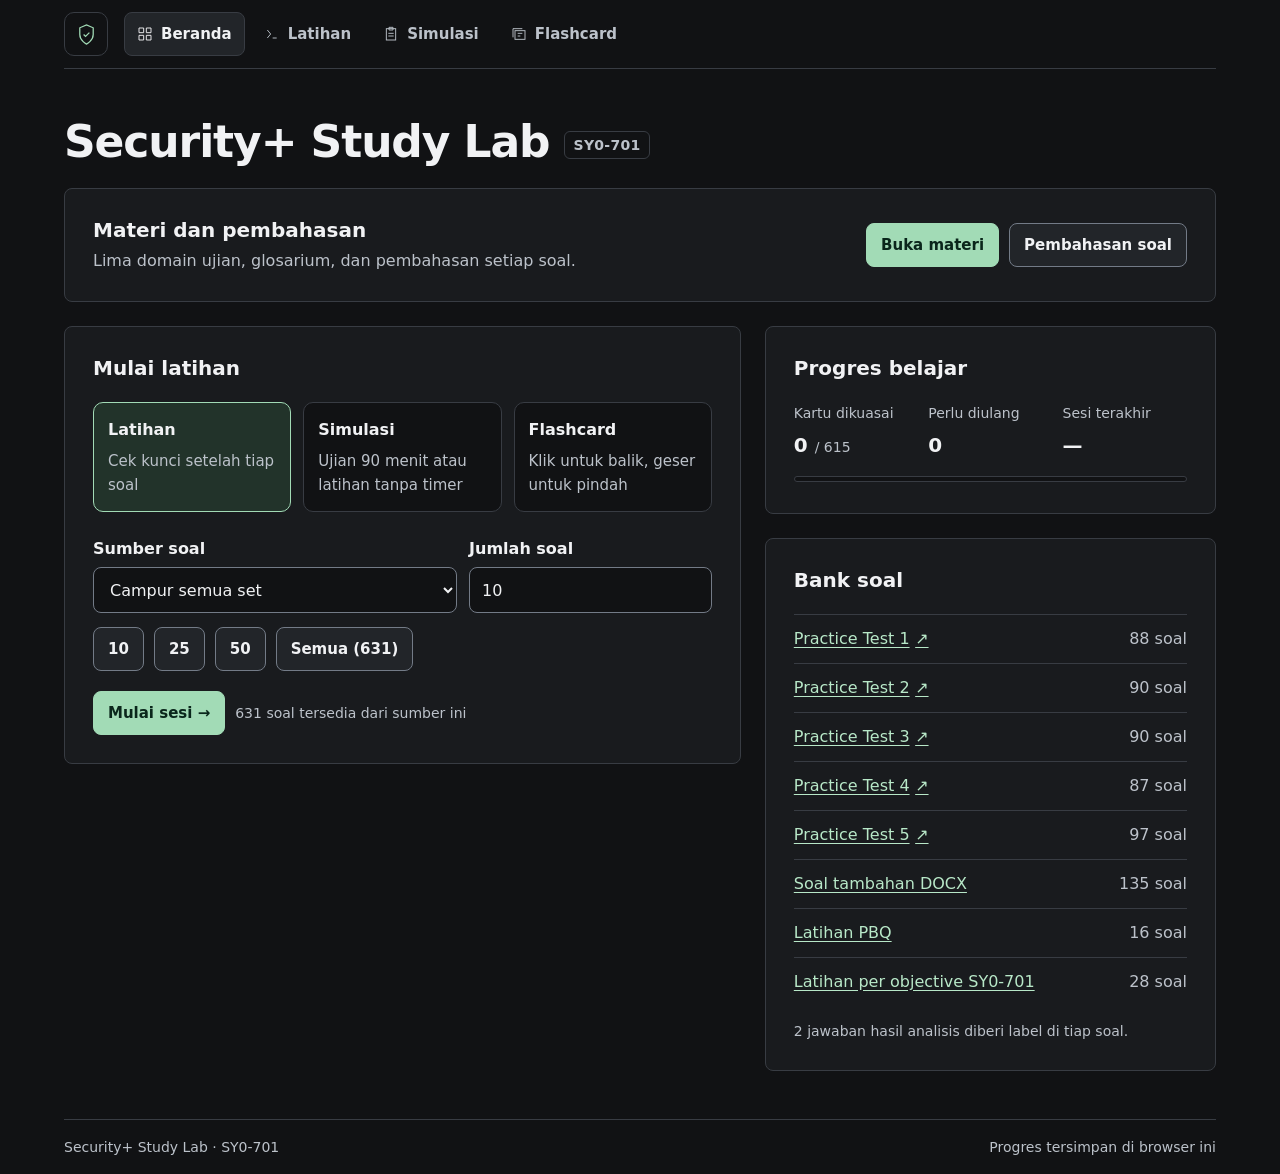
<file: index.html>
<!doctype html>
<html lang="id">
<head>
<meta charset="utf-8">
<meta name="viewport" content="width=device-width, initial-scale=1">
<meta name="description" content="Materi, pembahasan soal, dan ruang latihan CompTIA Security+ SY0-701.">
<title>Security+ Study Lab</title>
<link rel="stylesheet" href="style.css?v=11">
<script src="app.js?v=11" defer></script>
</head>
<body>
<a class="skip" href="#main">Lewati ke konten</a>
<header class="rail shell">
  <a class="brand" href="#" aria-label="Security+ Study Lab, beranda"><span class="logo"><svg width="23" height="23" viewBox="0 0 24 24" fill="none" stroke="currentColor" stroke-width="1.3" aria-hidden="true"><path d="M12 22s7-3.5 7-10V5l-7-3-7 3v7c0 6.5 7 10 7 10Z"/><path d="m9 12 2 2 4-4"/></svg></span></a>
  <nav aria-label="Navigasi utama">
    <button type="button" data-console-home title="Beranda" aria-label="Beranda"><svg viewBox="0 0 24 24" aria-hidden="true"><path d="M3 3h7v7H3zM14 3h7v7h-7zM3 14h7v7H3zM14 14h7v7h-7z"/></svg><span>Beranda</span></button>
    <button type="button" data-console-mode="practice" title="Latihan" aria-label="Mode Latihan"><svg viewBox="0 0 24 24" aria-hidden="true"><path d="m5 6 5 6-5 6M13 18h6"/></svg><span>Latihan</span></button>
    <button type="button" data-console-mode="exam" title="Simulasi" aria-label="Mode Simulasi"><svg viewBox="0 0 24 24" aria-hidden="true"><rect x="5" y="4" width="14" height="17"/><path d="M9 2h6v4H9zM8 11h8M8 15h8"/></svg><span>Simulasi</span></button>
    <button type="button" data-console-mode="cards" title="Flashcard" aria-label="Mode Flashcard"><svg viewBox="0 0 24 24" aria-hidden="true"><rect x="6" y="7" width="15" height="13"/><path d="M17 4H3v13M10 11h7M10 15h4"/></svg><span>Flashcard</span></button>
  </nav>
  <span id="console-location" class="sr-only" aria-live="polite"></span>
</header>
<main id="main" class="shell" tabindex="-1"><p class="loading" role="status">Memuat bank soal…</p></main>
<footer class="shell footer"><span>Security+ Study Lab · SY0-701</span><span>Progres tersimpan di browser ini</span></footer>
</body>
</html>
</file>
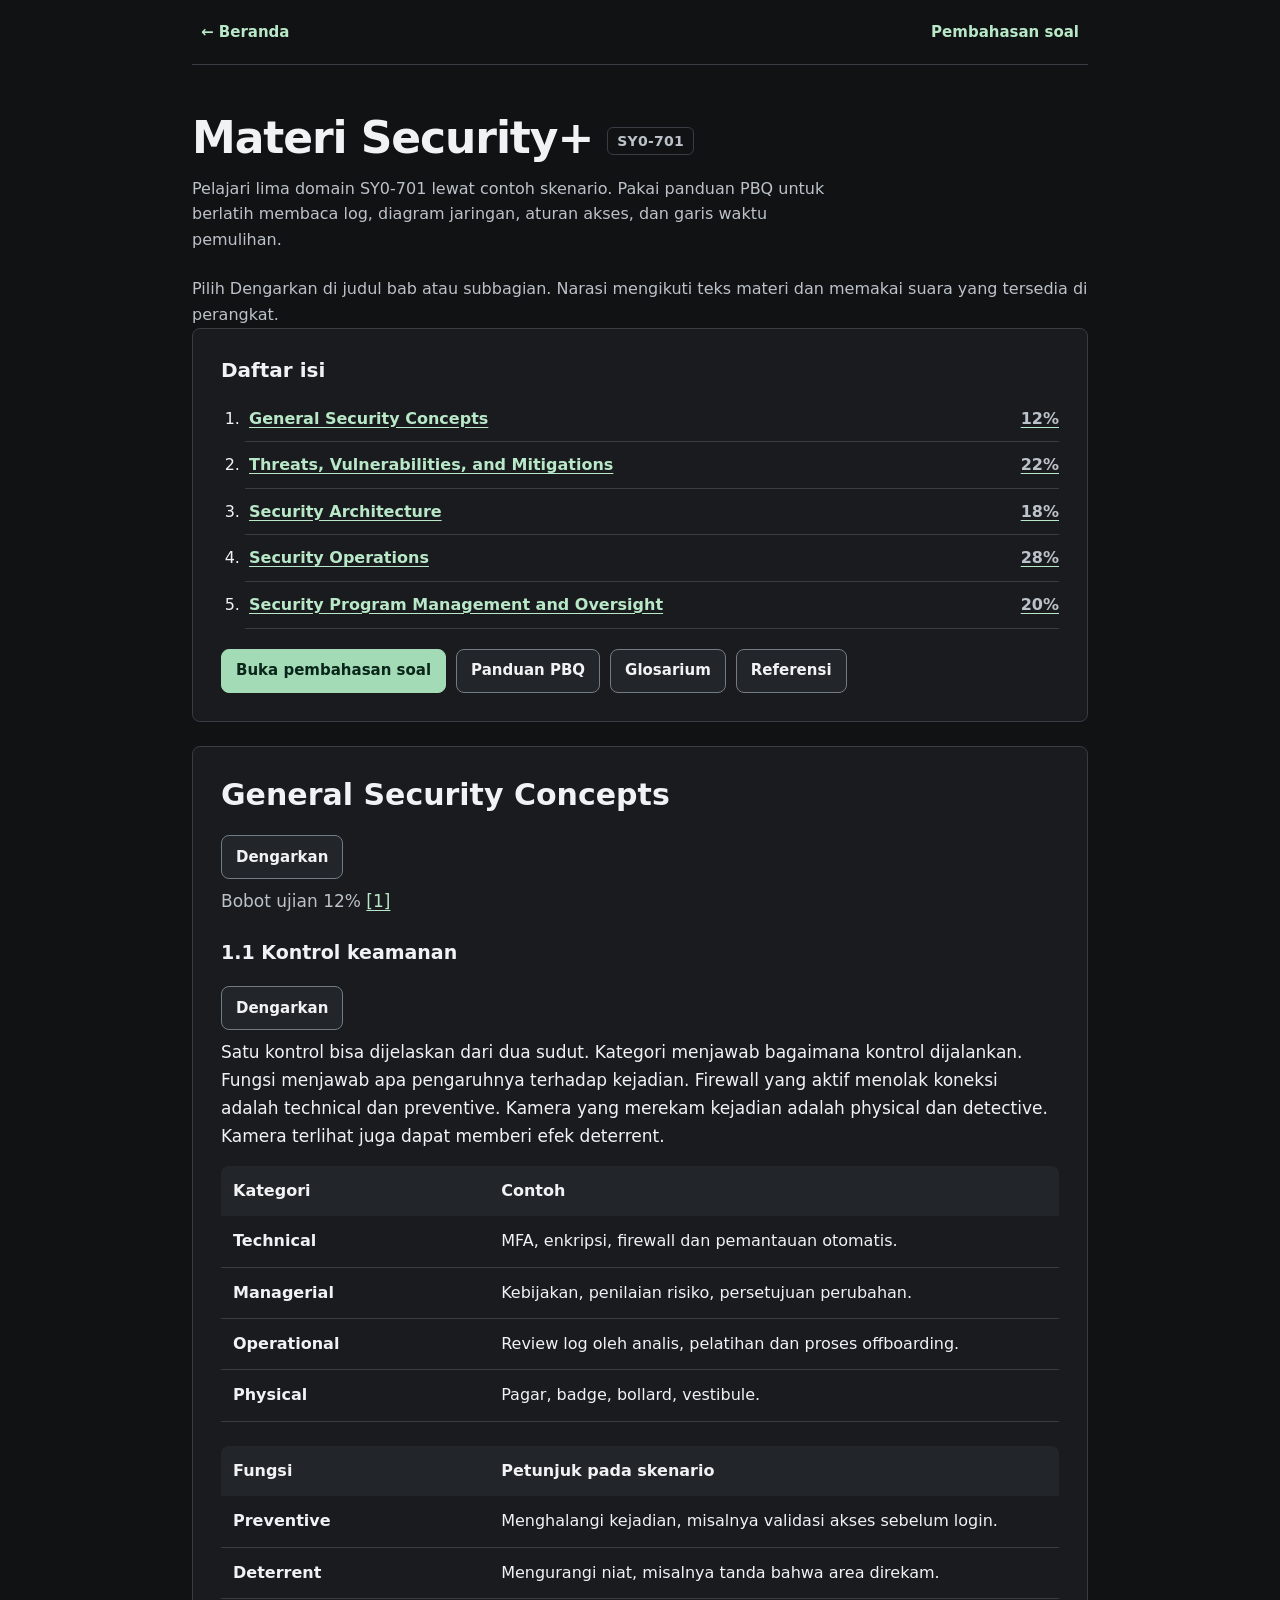
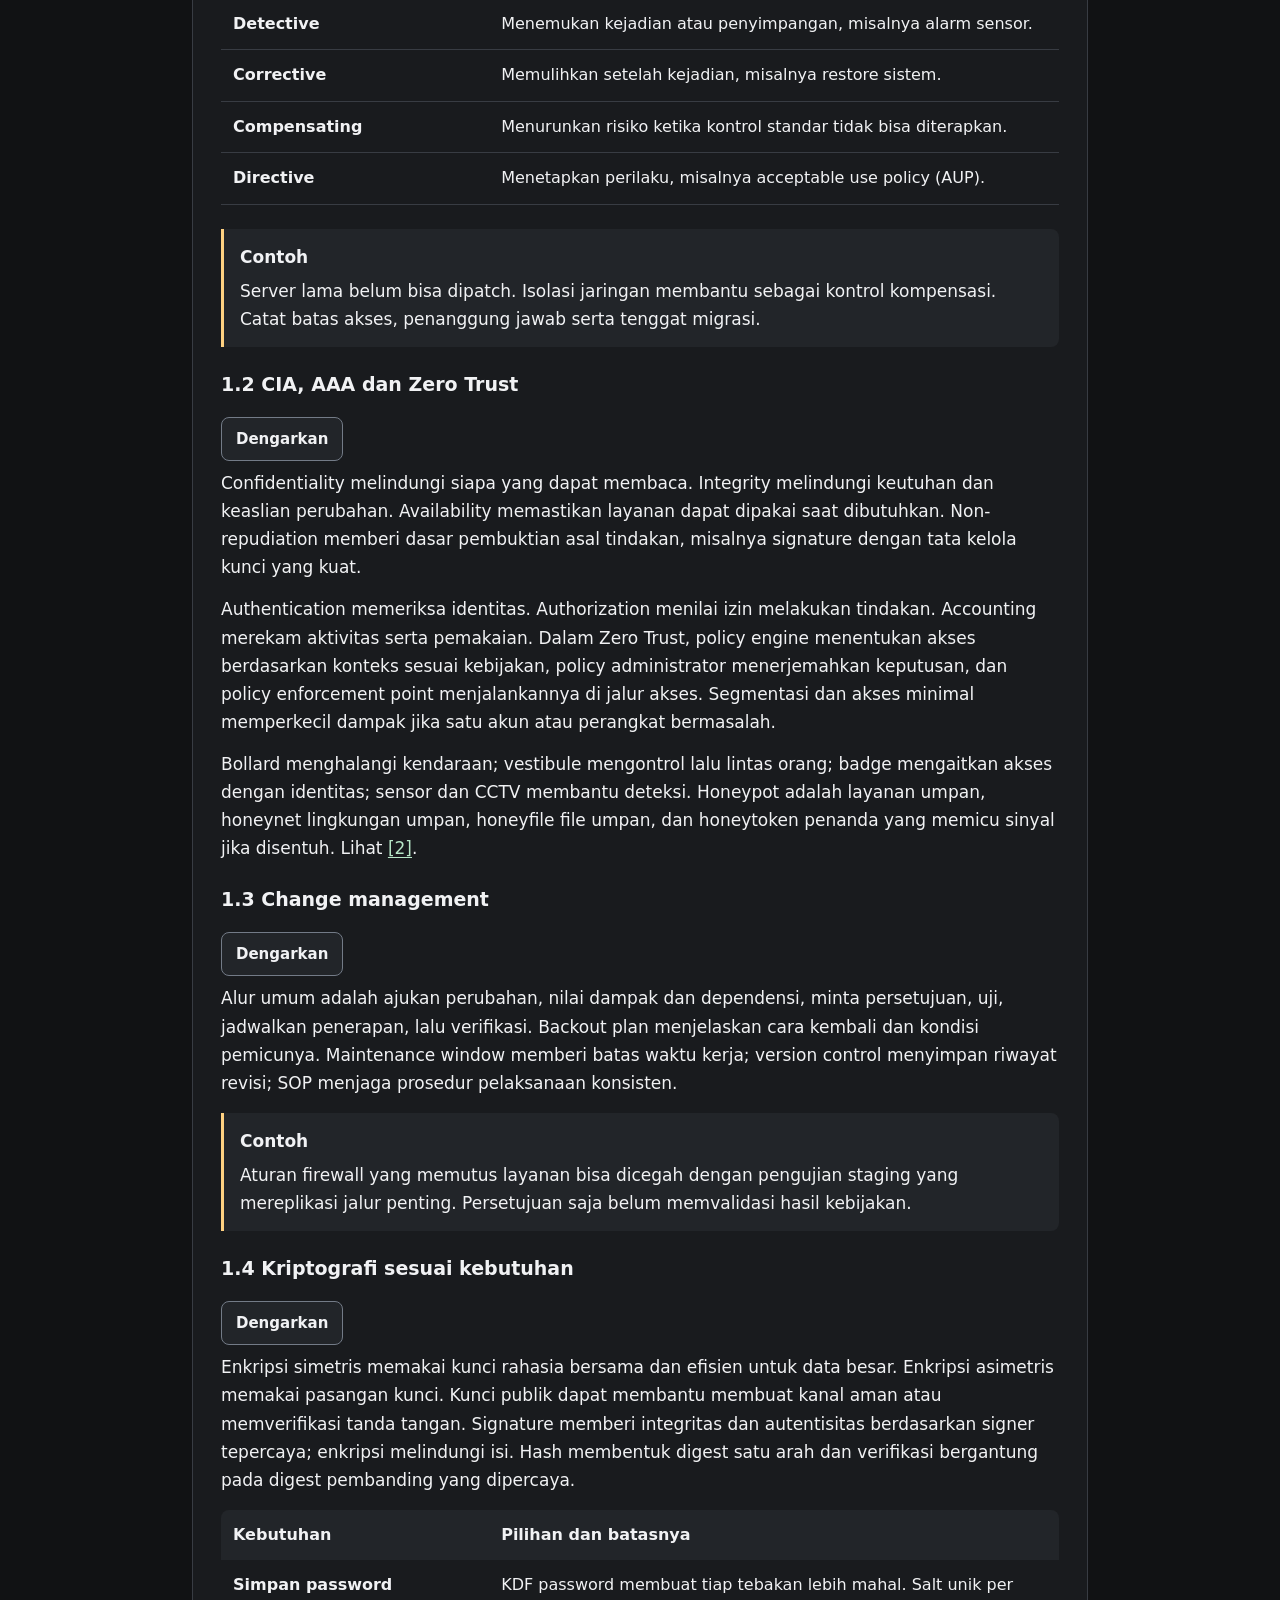
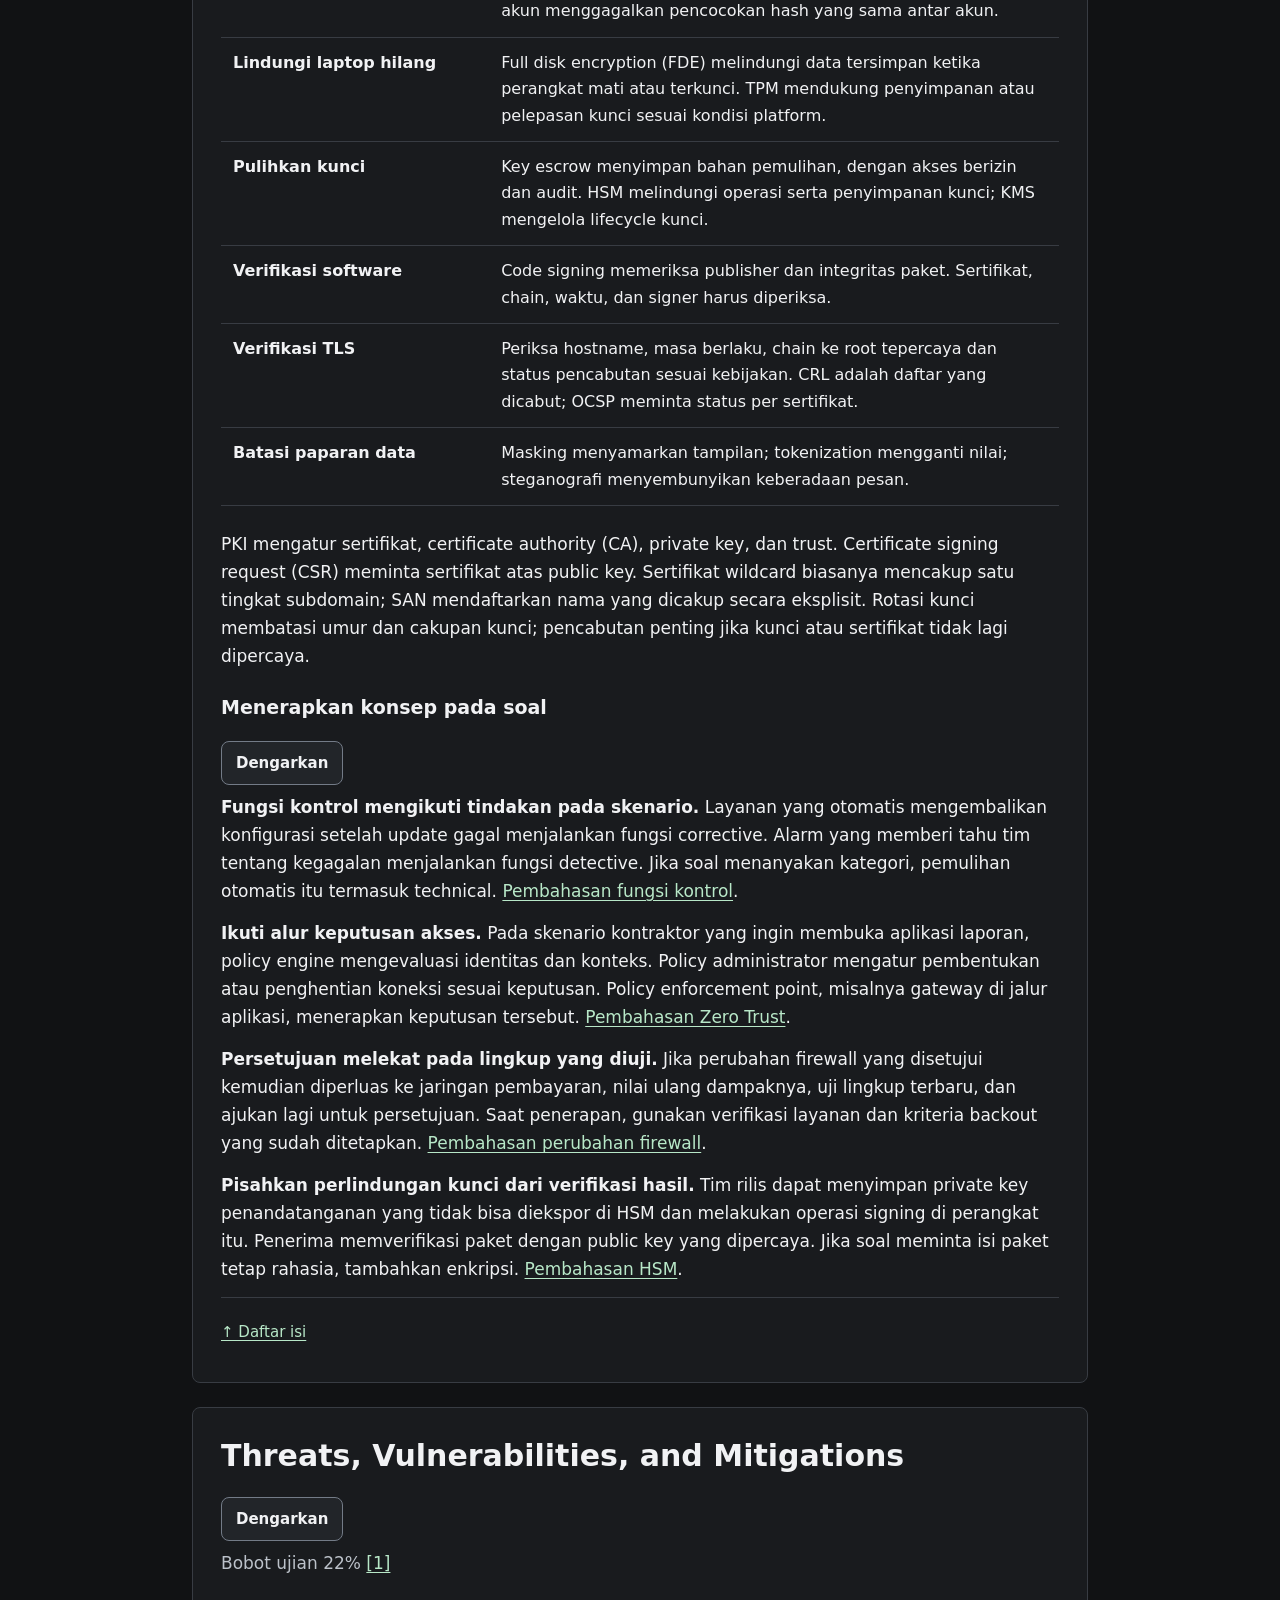
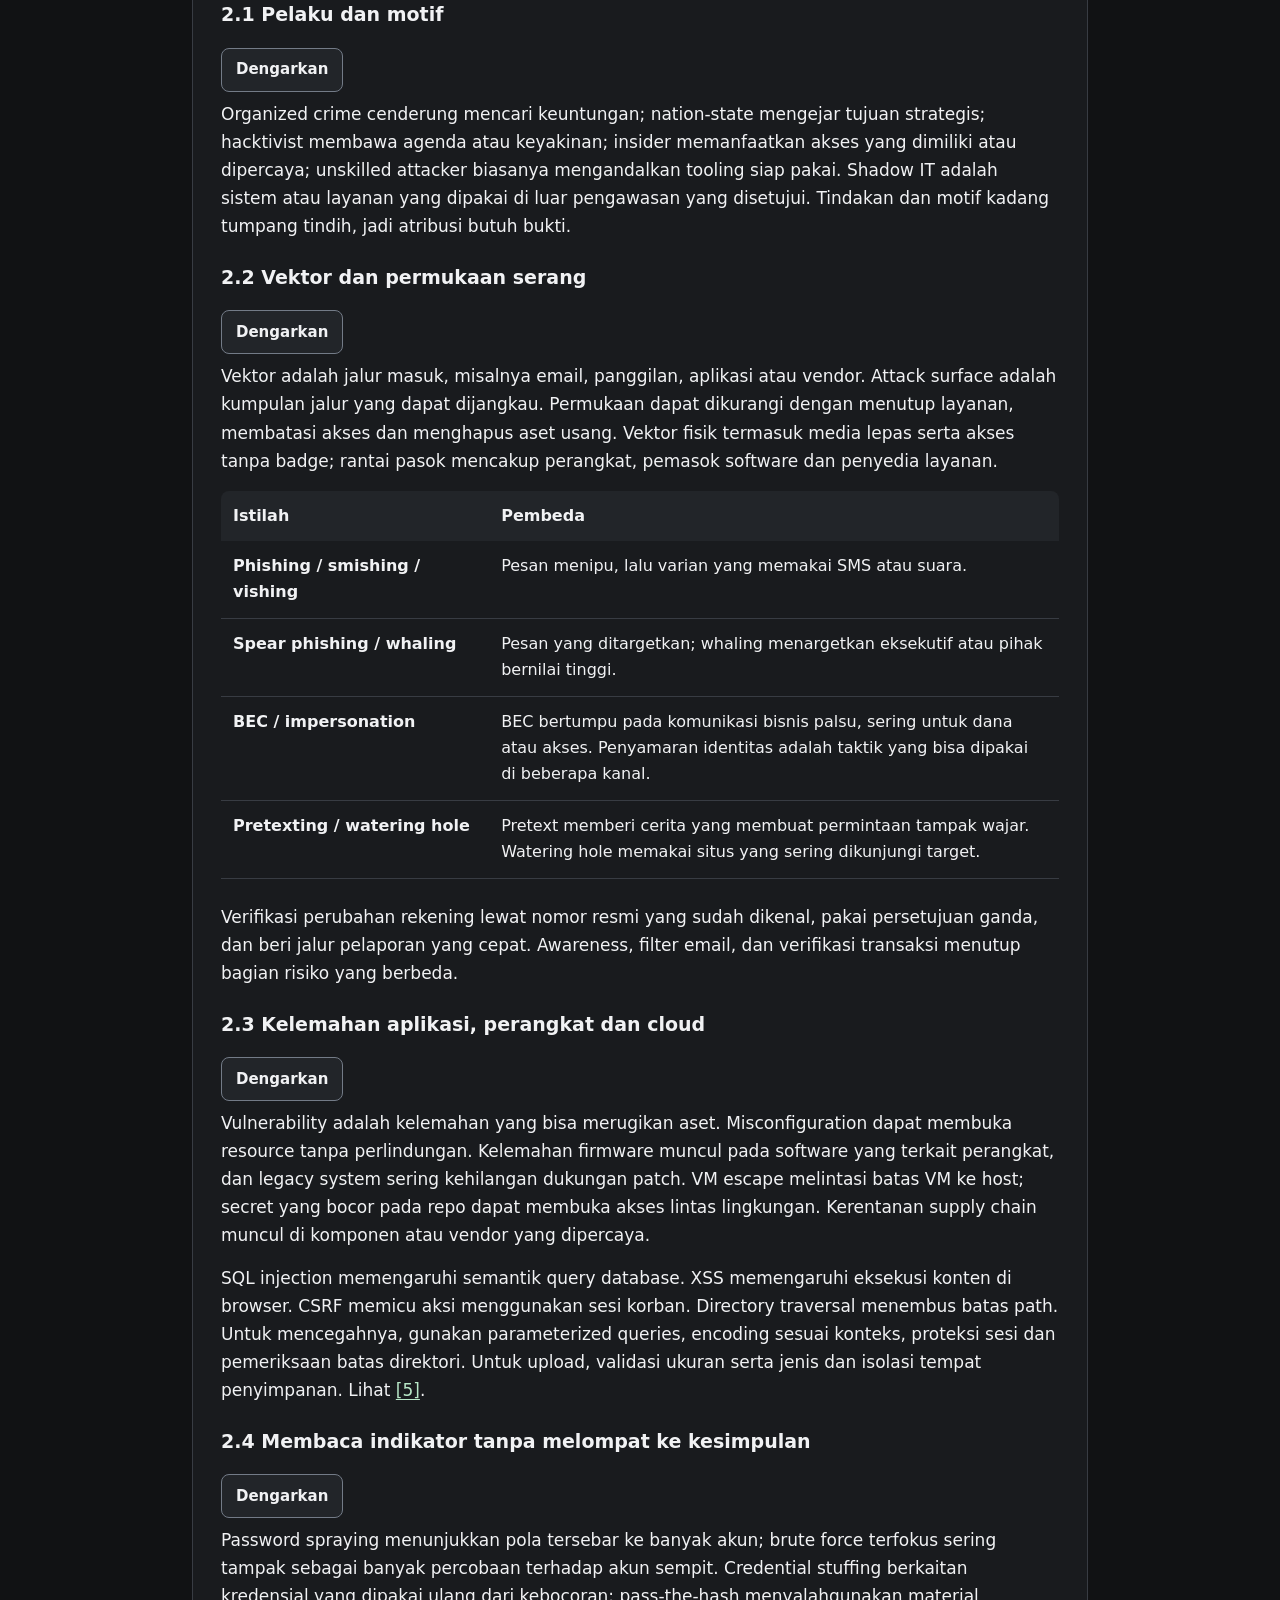
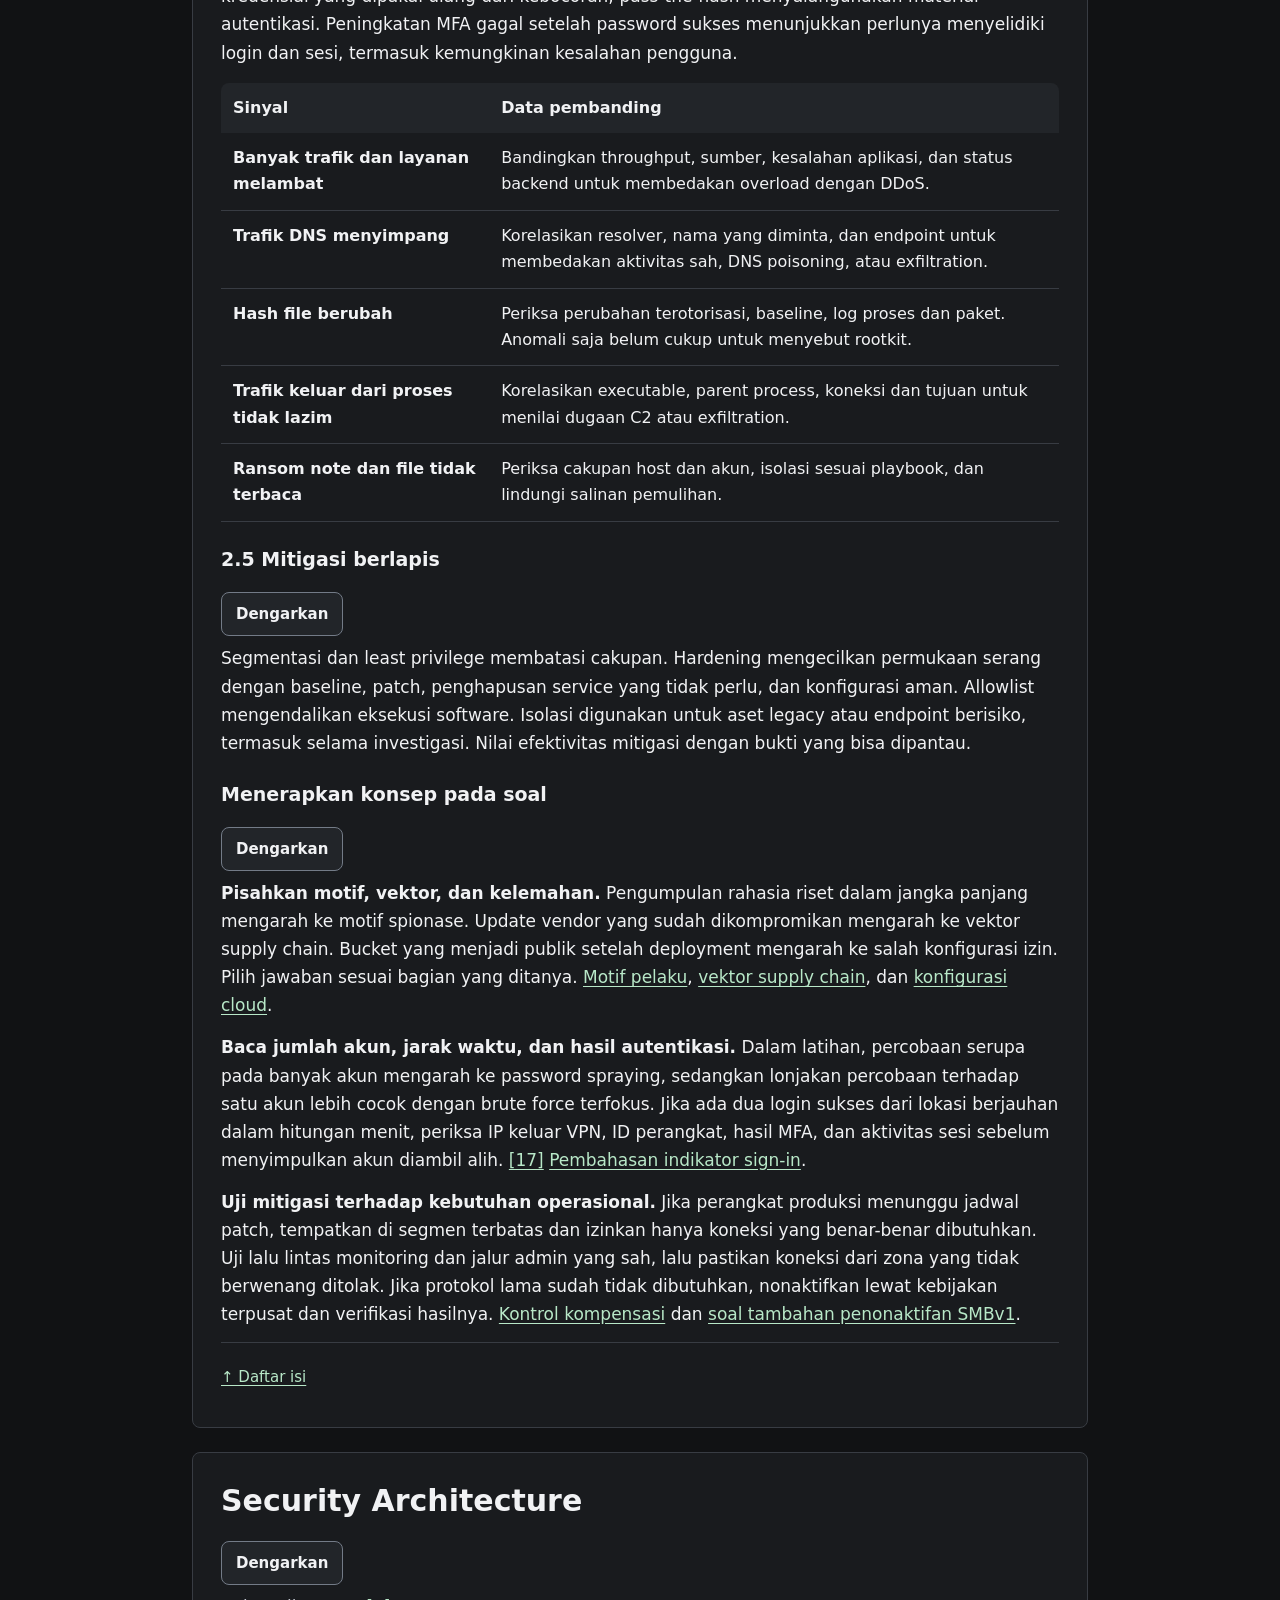
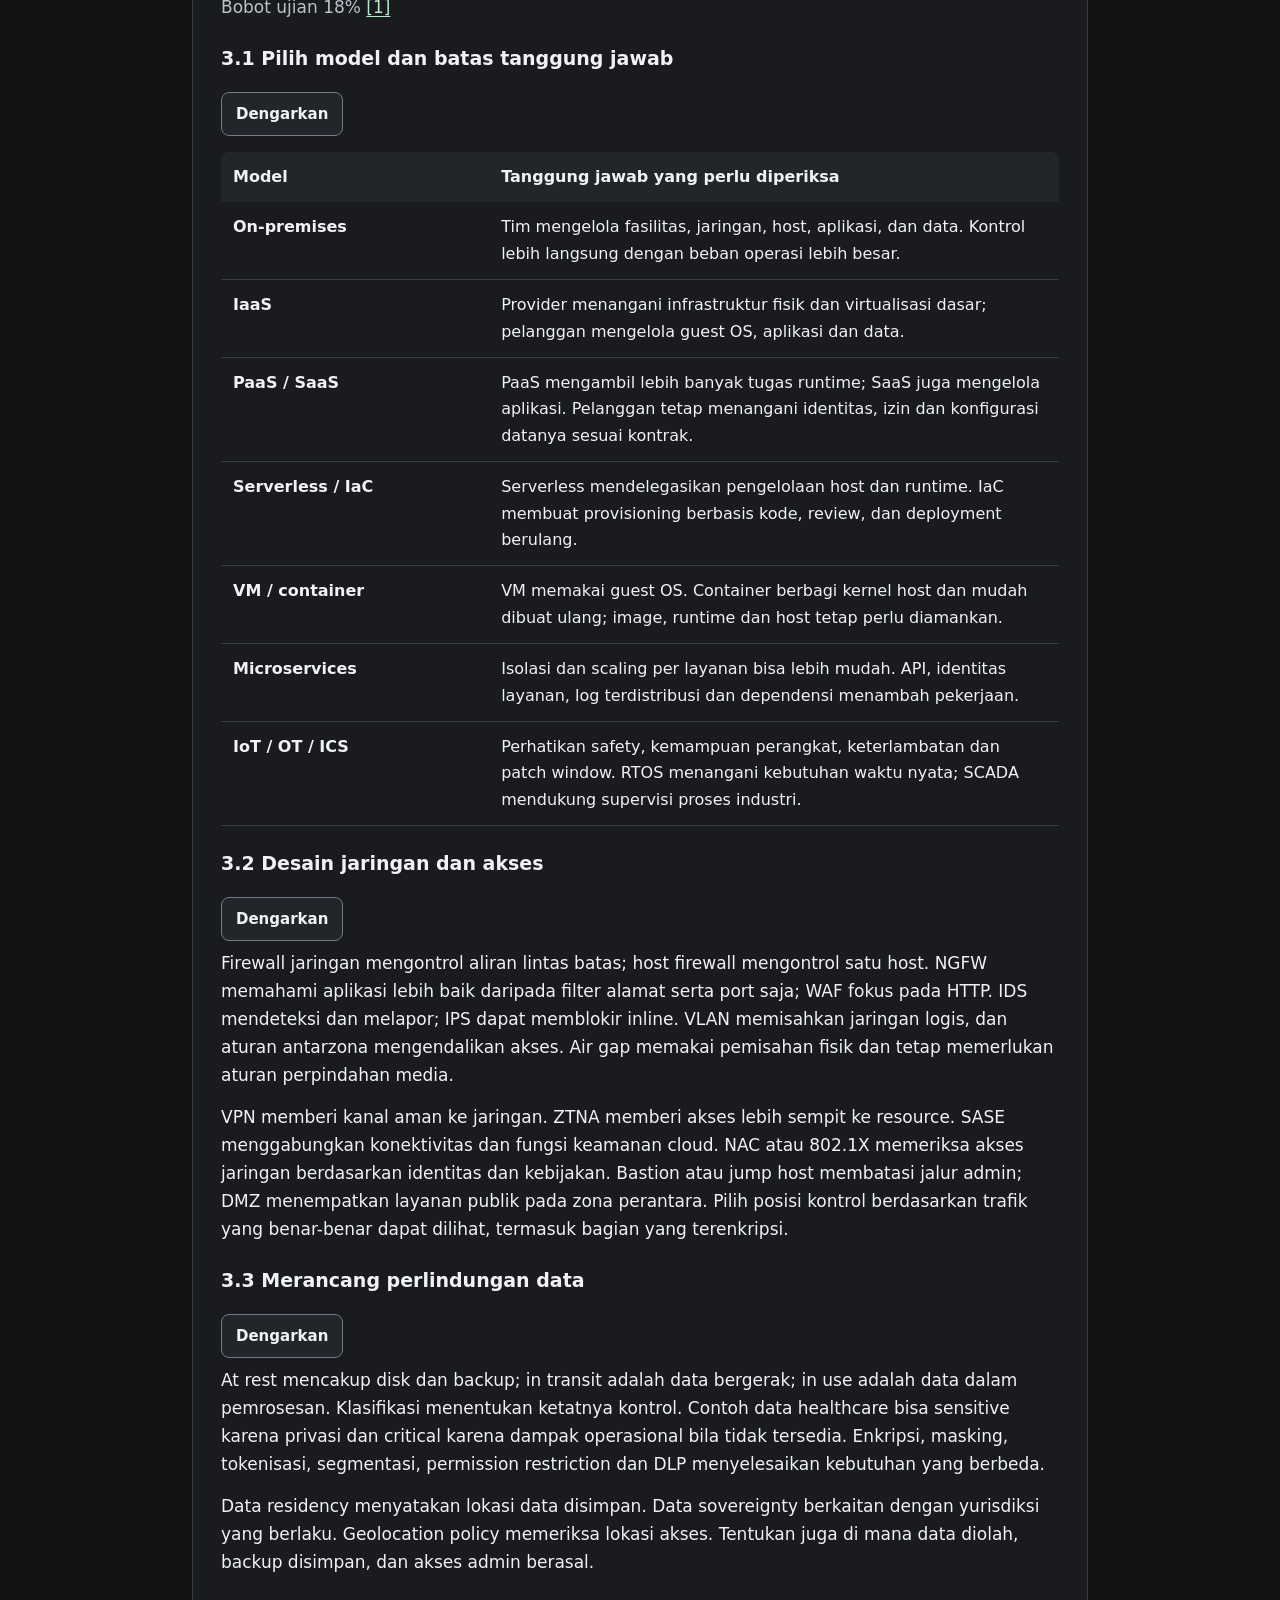
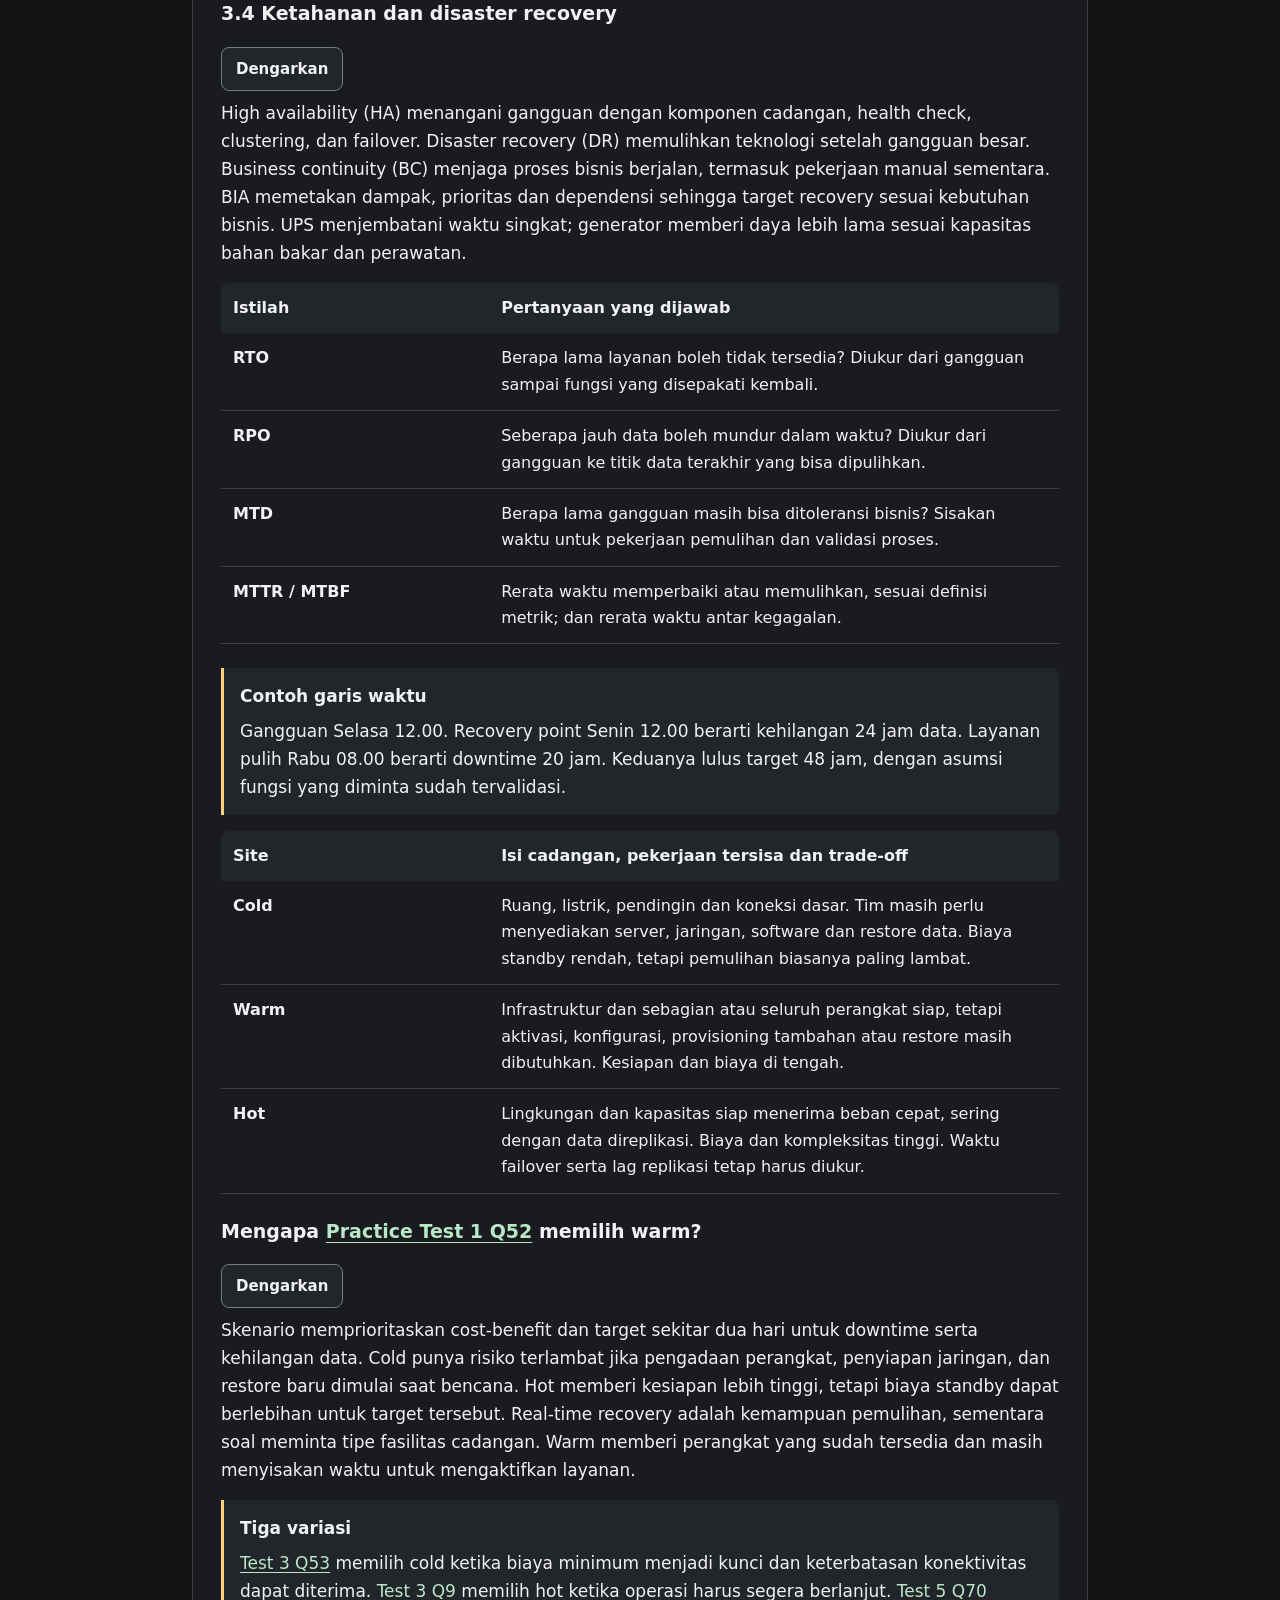
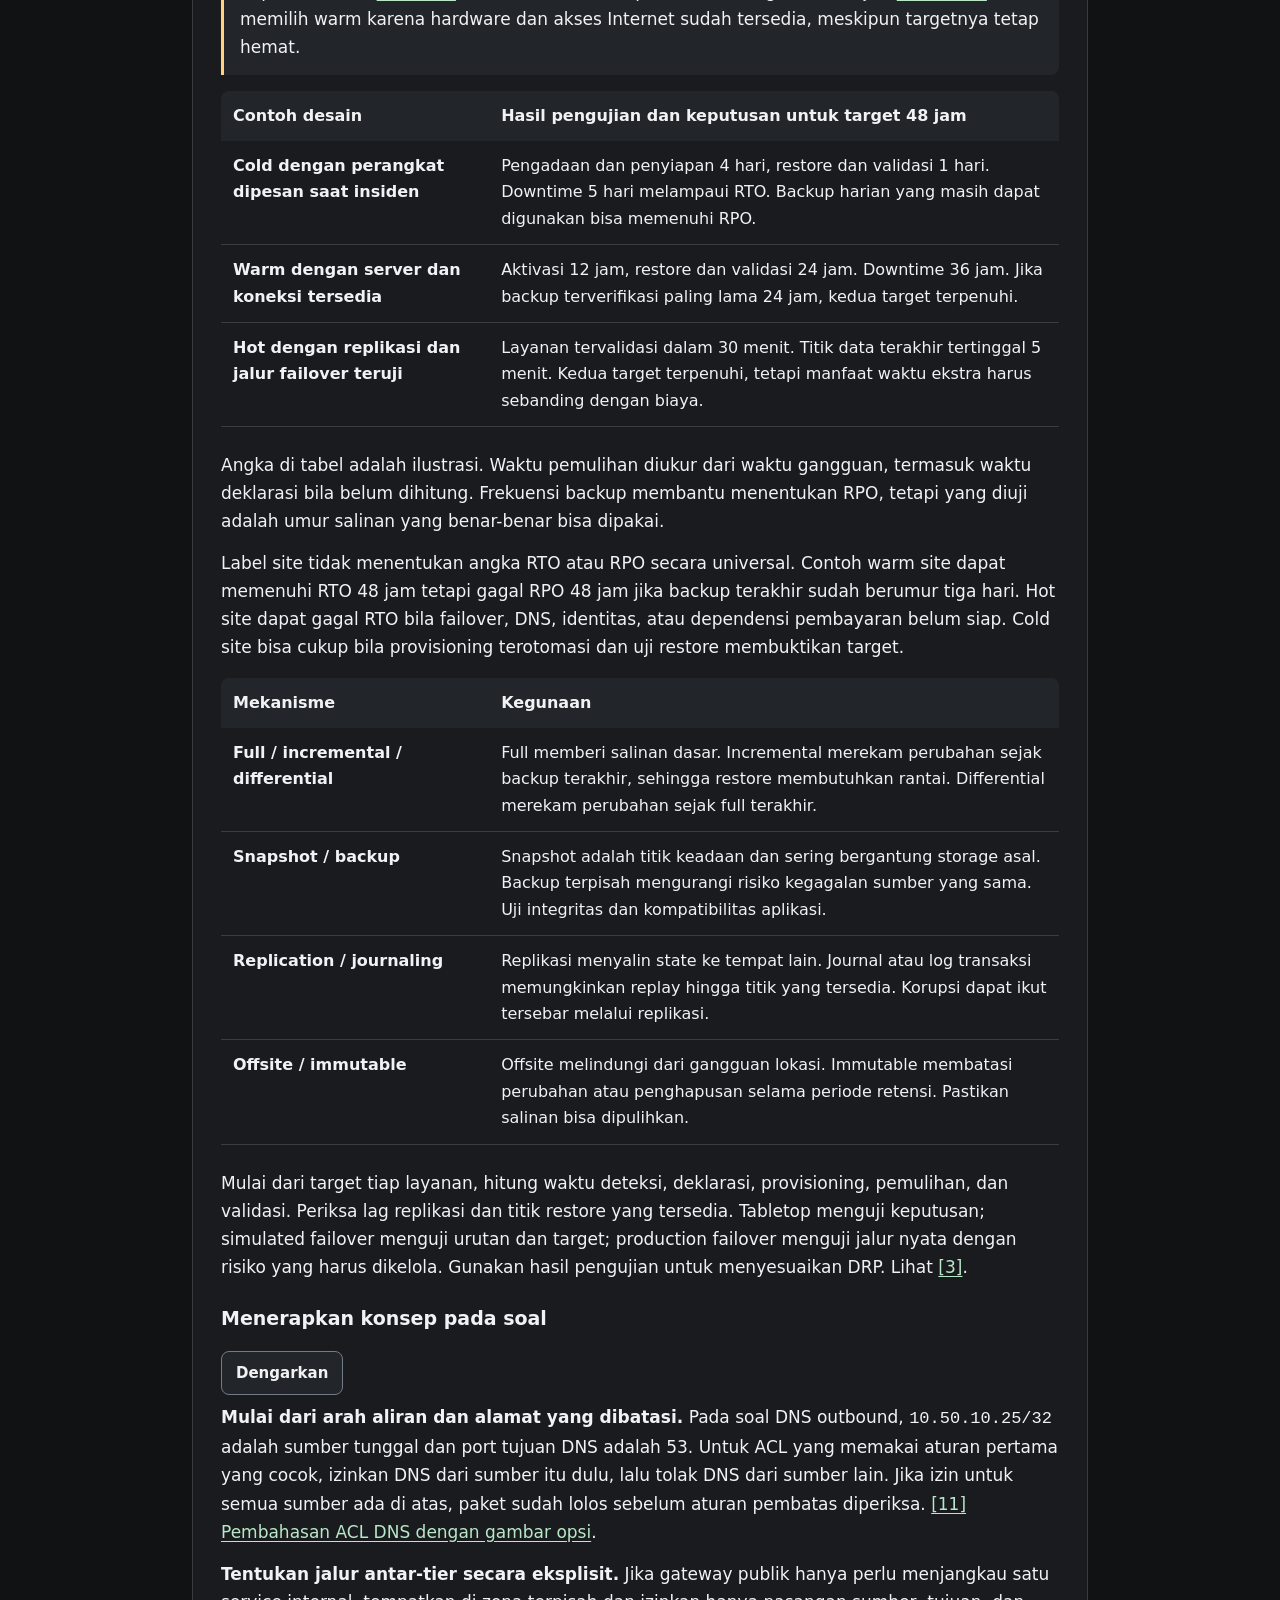
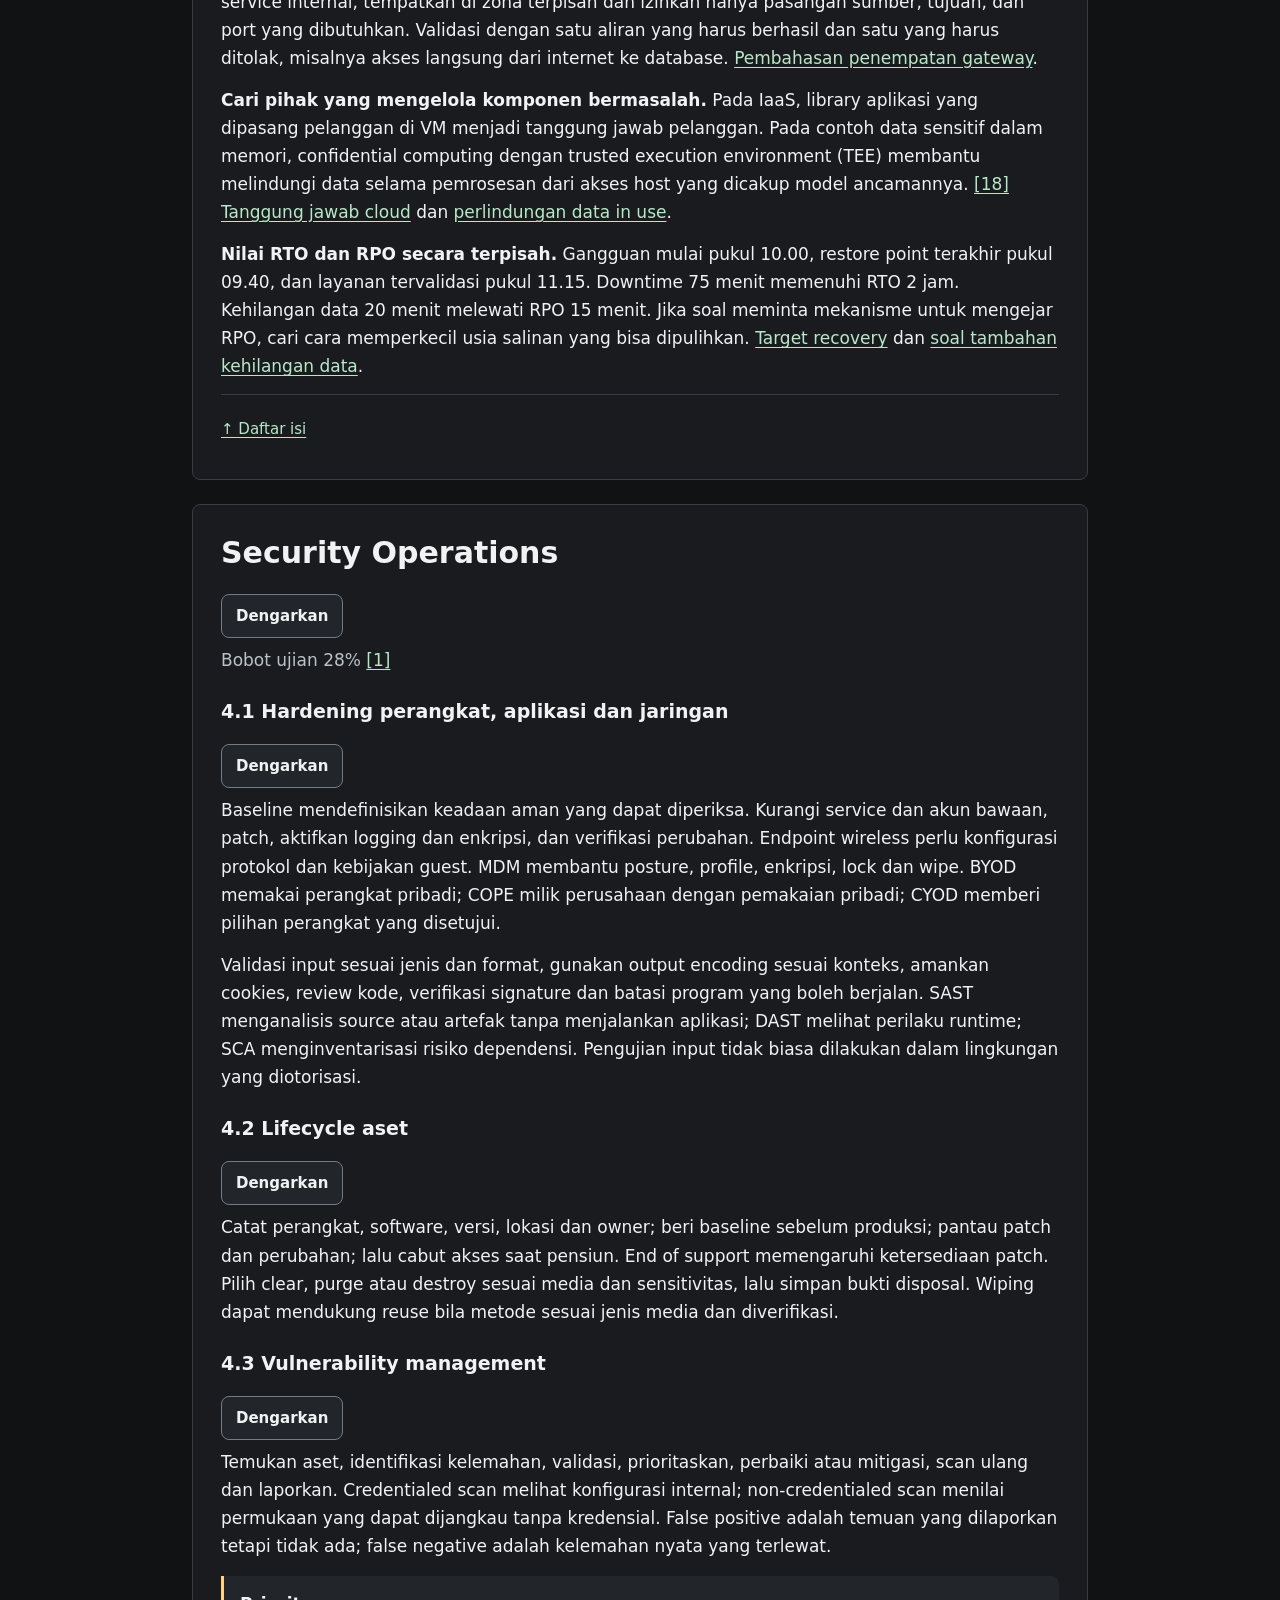
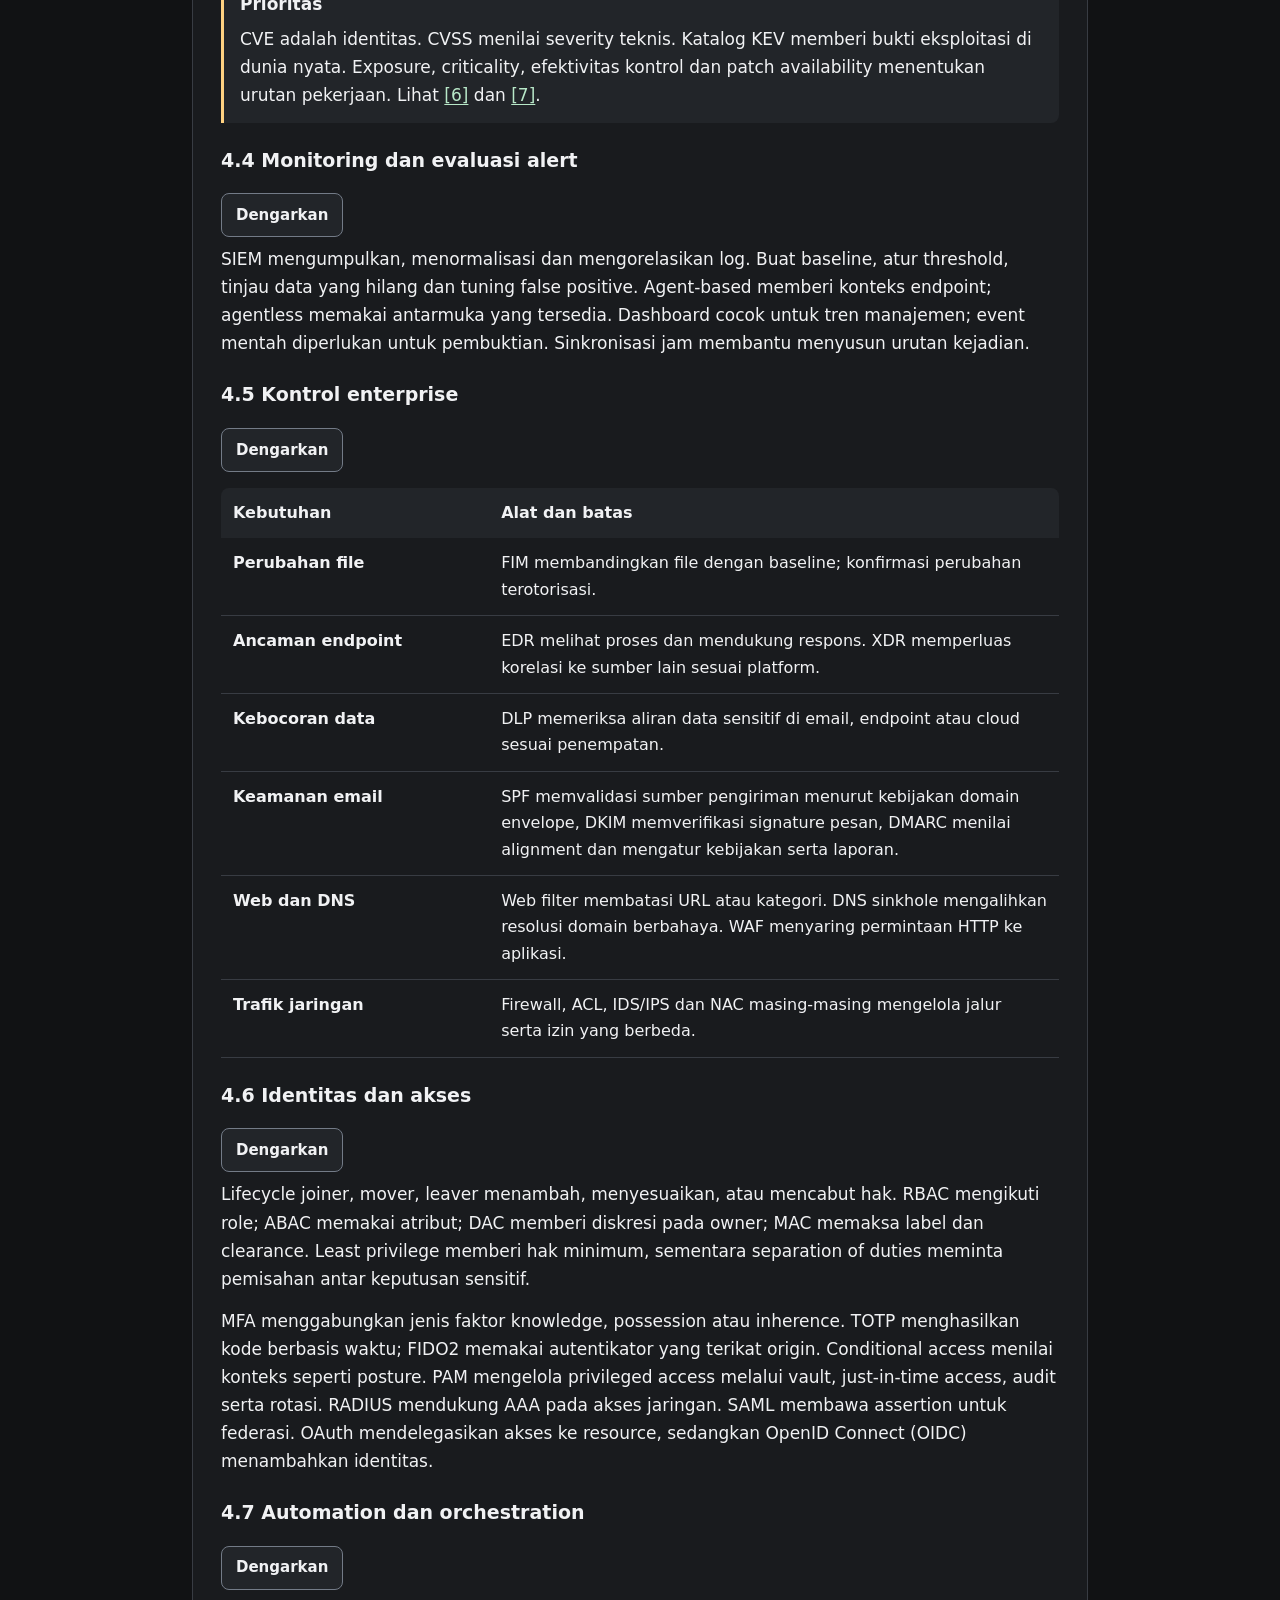
<file: materi.html>
<!doctype html>
<html lang="id">
<head>
<meta charset="utf-8">
<meta name="viewport" content="width=device-width, initial-scale=1">
<meta name="description" content="Materi lima domain CompTIA Security+ SY0-701, contoh skenario, panduan PBQ, dan glosarium.">
<title>Materi Security+ SY0-701 · Study Lab</title>
<link rel="stylesheet" href="style.css?v=11">
</head>
<body class="study-page">
<a class="skip" href="#main">Lewati ke konten</a>
<header class="bar shell">
  <nav class="study-nav" aria-label="Navigasi materi">
    <a href="./">← Beranda</a>
    <a href="./#pembahasan-1">Pembahasan soal</a>
  </nav>
</header>
<main id="main" class="shell study" tabindex="-1">
  <h1>Materi Security+ <span class="course-code">SY0-701</span></h1>
  <p class="study-intro">Pelajari lima domain SY0-701 lewat contoh skenario. Pakai panduan PBQ untuk berlatih membaca log, diagram jaringan, aturan akses, dan garis waktu pemulihan.</p>
  <nav class="panel study-index" id="daftar-isi" aria-labelledby="study-index-heading">
    <h2 id="study-index-heading">Daftar isi</h2>
    <ol>
<li><a href="#domain-1"><span lang="en">General Security Concepts</span><span class="study-weight" aria-label="Bobot ujian 12%">12%</span></a></li>
<li><a href="#domain-2"><span lang="en">Threats, Vulnerabilities, and Mitigations</span><span class="study-weight" aria-label="Bobot ujian 22%">22%</span></a></li>
<li><a href="#domain-3"><span lang="en">Security Architecture</span><span class="study-weight" aria-label="Bobot ujian 18%">18%</span></a></li>
<li><a href="#domain-4"><span lang="en">Security Operations</span><span class="study-weight" aria-label="Bobot ujian 28%">28%</span></a></li>
<li><a href="#domain-5"><span lang="en">Security Program Management and Oversight</span><span class="study-weight" aria-label="Bobot ujian 20%">20%</span></a></li>
    </ol>
    <div class="actions">
      <a class="primary" href="./#pembahasan-1">Buka pembahasan soal</a>
      <a class="secondary" href="#panduan-pbq">Panduan PBQ</a>
      <a class="secondary" href="#glosarium">Glosarium</a>
      <a class="secondary" href="#referensi">Referensi</a>
    </div>
  </nav>
<section class="panel study-section" id="domain-1"><h2 lang="en">General Security Concepts</h2><p class="muted">Bobot ujian 12% <a href="#ref-1">[1]</a></p>
<h3>1.1 Kontrol keamanan</h3>
<p>Satu kontrol bisa dijelaskan dari dua sudut. Kategori menjawab bagaimana kontrol dijalankan. Fungsi menjawab apa pengaruhnya terhadap kejadian. Firewall yang aktif menolak koneksi adalah technical dan preventive. Kamera yang merekam kejadian adalah physical dan detective. Kamera terlihat juga dapat memberi efek deterrent.</p>
<div class="study-table"><table role="table"><thead role="rowgroup"><tr role="row"><th scope="col" role="columnheader">Kategori</th><th scope="col" role="columnheader">Contoh</th></tr></thead><tbody role="rowgroup"><tr role="row"><th scope="row" role="rowheader">Technical</th><td role="cell">MFA, enkripsi, firewall dan pemantauan otomatis.</td></tr><tr role="row"><th scope="row" role="rowheader">Managerial</th><td role="cell">Kebijakan, penilaian risiko, persetujuan perubahan.</td></tr><tr role="row"><th scope="row" role="rowheader">Operational</th><td role="cell">Review log oleh analis, pelatihan dan proses offboarding.</td></tr><tr role="row"><th scope="row" role="rowheader">Physical</th><td role="cell">Pagar, badge, bollard, vestibule.</td></tr></tbody></table></div>
<div class="study-table"><table role="table"><thead role="rowgroup"><tr role="row"><th scope="col" role="columnheader">Fungsi</th><th scope="col" role="columnheader">Petunjuk pada skenario</th></tr></thead><tbody role="rowgroup"><tr role="row"><th scope="row" role="rowheader">Preventive</th><td role="cell">Menghalangi kejadian, misalnya validasi akses sebelum login.</td></tr><tr role="row"><th scope="row" role="rowheader">Deterrent</th><td role="cell">Mengurangi niat, misalnya tanda bahwa area direkam.</td></tr><tr role="row"><th scope="row" role="rowheader">Detective</th><td role="cell">Menemukan kejadian atau penyimpangan, misalnya alarm sensor.</td></tr><tr role="row"><th scope="row" role="rowheader">Corrective</th><td role="cell">Memulihkan setelah kejadian, misalnya restore sistem.</td></tr><tr role="row"><th scope="row" role="rowheader">Compensating</th><td role="cell">Menurunkan risiko ketika kontrol standar tidak bisa diterapkan.</td></tr><tr role="row"><th scope="row" role="rowheader">Directive</th><td role="cell">Menetapkan perilaku, misalnya acceptable use policy (AUP).</td></tr></tbody></table></div>
<aside class="study-callout"><strong>Contoh</strong><p>Server lama belum bisa dipatch. Isolasi jaringan membantu sebagai kontrol kompensasi. Catat batas akses, penanggung jawab serta tenggat migrasi.</p></aside>
<h3>1.2 CIA, AAA dan Zero Trust</h3>
<p>Confidentiality melindungi siapa yang dapat membaca. Integrity melindungi keutuhan dan keaslian perubahan. Availability memastikan layanan dapat dipakai saat dibutuhkan. Non-repudiation memberi dasar pembuktian asal tindakan, misalnya signature dengan tata kelola kunci yang kuat.</p>
<p>Authentication memeriksa identitas. Authorization menilai izin melakukan tindakan. Accounting merekam aktivitas serta pemakaian. Dalam Zero Trust, policy engine menentukan akses berdasarkan konteks sesuai kebijakan, policy administrator menerjemahkan keputusan, dan policy enforcement point menjalankannya di jalur akses. Segmentasi dan akses minimal memperkecil dampak jika satu akun atau perangkat bermasalah.</p>
<p>Bollard menghalangi kendaraan; vestibule mengontrol lalu lintas orang; badge mengaitkan akses dengan identitas; sensor dan CCTV membantu deteksi. Honeypot adalah layanan umpan, honeynet lingkungan umpan, honeyfile file umpan, dan honeytoken penanda yang memicu sinyal jika disentuh. Lihat <a href="#ref-2">[2]</a>.</p>
<h3>1.3 Change management</h3>
<p>Alur umum adalah ajukan perubahan, nilai dampak dan dependensi, minta persetujuan, uji, jadwalkan penerapan, lalu verifikasi. Backout plan menjelaskan cara kembali dan kondisi pemicunya. Maintenance window memberi batas waktu kerja; version control menyimpan riwayat revisi; SOP menjaga prosedur pelaksanaan konsisten.</p>
<aside class="study-callout"><strong>Contoh</strong><p>Aturan firewall yang memutus layanan bisa dicegah dengan pengujian staging yang mereplikasi jalur penting. Persetujuan saja belum memvalidasi hasil kebijakan.</p></aside>
<h3>1.4 Kriptografi sesuai kebutuhan</h3>
<p>Enkripsi simetris memakai kunci rahasia bersama dan efisien untuk data besar. Enkripsi asimetris memakai pasangan kunci. Kunci publik dapat membantu membuat kanal aman atau memverifikasi tanda tangan. Signature memberi integritas dan autentisitas berdasarkan signer tepercaya; enkripsi melindungi isi. Hash membentuk digest satu arah dan verifikasi bergantung pada digest pembanding yang dipercaya.</p>
<div class="study-table"><table role="table"><thead role="rowgroup"><tr role="row"><th scope="col" role="columnheader">Kebutuhan</th><th scope="col" role="columnheader">Pilihan dan batasnya</th></tr></thead><tbody role="rowgroup"><tr role="row"><th scope="row" role="rowheader">Simpan password</th><td role="cell">KDF password membuat tiap tebakan lebih mahal. Salt unik per akun menggagalkan pencocokan hash yang sama antar akun.</td></tr><tr role="row"><th scope="row" role="rowheader">Lindungi laptop hilang</th><td role="cell">Full disk encryption (FDE) melindungi data tersimpan ketika perangkat mati atau terkunci. TPM mendukung penyimpanan atau pelepasan kunci sesuai kondisi platform.</td></tr><tr role="row"><th scope="row" role="rowheader">Pulihkan kunci</th><td role="cell">Key escrow menyimpan bahan pemulihan, dengan akses berizin dan audit. HSM melindungi operasi serta penyimpanan kunci; KMS mengelola lifecycle kunci.</td></tr><tr role="row"><th scope="row" role="rowheader">Verifikasi software</th><td role="cell">Code signing memeriksa publisher dan integritas paket. Sertifikat, chain, waktu, dan signer harus diperiksa.</td></tr><tr role="row"><th scope="row" role="rowheader">Verifikasi TLS</th><td role="cell">Periksa hostname, masa berlaku, chain ke root tepercaya dan status pencabutan sesuai kebijakan. CRL adalah daftar yang dicabut; OCSP meminta status per sertifikat.</td></tr><tr role="row"><th scope="row" role="rowheader">Batasi paparan data</th><td role="cell">Masking menyamarkan tampilan; tokenization mengganti nilai; steganografi menyembunyikan keberadaan pesan.</td></tr></tbody></table></div>
<p>PKI mengatur sertifikat, certificate authority (CA), private key, dan trust. Certificate signing request (CSR) meminta sertifikat atas public key. Sertifikat wildcard biasanya mencakup satu tingkat subdomain; SAN mendaftarkan nama yang dicakup secara eksplisit. Rotasi kunci membatasi umur dan cakupan kunci; pencabutan penting jika kunci atau sertifikat tidak lagi dipercaya.</p>
<h3>Menerapkan konsep pada soal</h3>
<p><strong>Fungsi kontrol mengikuti tindakan pada skenario.</strong> Layanan yang otomatis mengembalikan konfigurasi setelah update gagal menjalankan fungsi corrective. Alarm yang memberi tahu tim tentang kegagalan menjalankan fungsi detective. Jika soal menanyakan kategori, pemulihan otomatis itu termasuk technical. <a href="./#pembahasan-8-q1">Pembahasan fungsi kontrol</a>.</p>
<p><strong>Ikuti alur keputusan akses.</strong> Pada skenario kontraktor yang ingin membuka aplikasi laporan, policy engine mengevaluasi identitas dan konteks. Policy administrator mengatur pembentukan atau penghentian koneksi sesuai keputusan. Policy enforcement point, misalnya gateway di jalur aplikasi, menerapkan keputusan tersebut. <a href="./#pembahasan-8-q2">Pembahasan Zero Trust</a>.</p>
<p><strong>Persetujuan melekat pada lingkup yang diuji.</strong> Jika perubahan firewall yang disetujui kemudian diperluas ke jaringan pembayaran, nilai ulang dampaknya, uji lingkup terbaru, dan ajukan lagi untuk persetujuan. Saat penerapan, gunakan verifikasi layanan dan kriteria backout yang sudah ditetapkan. <a href="./#pembahasan-8-q3">Pembahasan perubahan firewall</a>.</p>
<p><strong>Pisahkan perlindungan kunci dari verifikasi hasil.</strong> Tim rilis dapat menyimpan private key penandatanganan yang tidak bisa diekspor di HSM dan melakukan operasi signing di perangkat itu. Penerima memverifikasi paket dengan public key yang dipercaya. Jika soal meminta isi paket tetap rahasia, tambahkan enkripsi. <a href="./#pembahasan-8-q4">Pembahasan HSM</a>.</p>
<p class="study-back"><a href="#daftar-isi">↑ Daftar isi</a></p>
</section>
<section class="panel study-section" id="domain-2"><h2 lang="en">Threats, Vulnerabilities, and Mitigations</h2><p class="muted">Bobot ujian 22% <a href="#ref-1">[1]</a></p>
<h3>2.1 Pelaku dan motif</h3>
<p>Organized crime cenderung mencari keuntungan; nation-state mengejar tujuan strategis; hacktivist membawa agenda atau keyakinan; insider memanfaatkan akses yang dimiliki atau dipercaya; unskilled attacker biasanya mengandalkan tooling siap pakai. Shadow IT adalah sistem atau layanan yang dipakai di luar pengawasan yang disetujui. Tindakan dan motif kadang tumpang tindih, jadi atribusi butuh bukti.</p>
<h3>2.2 Vektor dan permukaan serang</h3>
<p>Vektor adalah jalur masuk, misalnya email, panggilan, aplikasi atau vendor. Attack surface adalah kumpulan jalur yang dapat dijangkau. Permukaan dapat dikurangi dengan menutup layanan, membatasi akses dan menghapus aset usang. Vektor fisik termasuk media lepas serta akses tanpa badge; rantai pasok mencakup perangkat, pemasok software dan penyedia layanan.</p>
<div class="study-table"><table role="table"><thead role="rowgroup"><tr role="row"><th scope="col" role="columnheader">Istilah</th><th scope="col" role="columnheader">Pembeda</th></tr></thead><tbody role="rowgroup"><tr role="row"><th scope="row" role="rowheader">Phishing / smishing / vishing</th><td role="cell">Pesan menipu, lalu varian yang memakai SMS atau suara.</td></tr><tr role="row"><th scope="row" role="rowheader">Spear phishing / whaling</th><td role="cell">Pesan yang ditargetkan; whaling menargetkan eksekutif atau pihak bernilai tinggi.</td></tr><tr role="row"><th scope="row" role="rowheader">BEC / impersonation</th><td role="cell">BEC bertumpu pada komunikasi bisnis palsu, sering untuk dana atau akses. Penyamaran identitas adalah taktik yang bisa dipakai di beberapa kanal.</td></tr><tr role="row"><th scope="row" role="rowheader">Pretexting / watering hole</th><td role="cell">Pretext memberi cerita yang membuat permintaan tampak wajar. Watering hole memakai situs yang sering dikunjungi target.</td></tr></tbody></table></div>
<p>Verifikasi perubahan rekening lewat nomor resmi yang sudah dikenal, pakai persetujuan ganda, dan beri jalur pelaporan yang cepat. Awareness, filter email, dan verifikasi transaksi menutup bagian risiko yang berbeda.</p>
<h3>2.3 Kelemahan aplikasi, perangkat dan cloud</h3>
<p>Vulnerability adalah kelemahan yang bisa merugikan aset. Misconfiguration dapat membuka resource tanpa perlindungan. Kelemahan firmware muncul pada software yang terkait perangkat, dan legacy system sering kehilangan dukungan patch. VM escape melintasi batas VM ke host; secret yang bocor pada repo dapat membuka akses lintas lingkungan. Kerentanan supply chain muncul di komponen atau vendor yang dipercaya.</p>
<p>SQL injection memengaruhi semantik query database. XSS memengaruhi eksekusi konten di browser. CSRF memicu aksi menggunakan sesi korban. Directory traversal menembus batas path. Untuk mencegahnya, gunakan parameterized queries, encoding sesuai konteks, proteksi sesi dan pemeriksaan batas direktori. Untuk upload, validasi ukuran serta jenis dan isolasi tempat penyimpanan. Lihat <a href="#ref-5">[5]</a>.</p>
<h3>2.4 Membaca indikator tanpa melompat ke kesimpulan</h3>
<p>Password spraying menunjukkan pola tersebar ke banyak akun; brute force terfokus sering tampak sebagai banyak percobaan terhadap akun sempit. Credential stuffing berkaitan kredensial yang dipakai ulang dari kebocoran; pass-the-hash menyalahgunakan material autentikasi. Peningkatan MFA gagal setelah password sukses menunjukkan perlunya menyelidiki login dan sesi, termasuk kemungkinan kesalahan pengguna.</p>
<div class="study-table"><table role="table"><thead role="rowgroup"><tr role="row"><th scope="col" role="columnheader">Sinyal</th><th scope="col" role="columnheader">Data pembanding</th></tr></thead><tbody role="rowgroup"><tr role="row"><th scope="row" role="rowheader">Banyak trafik dan layanan melambat</th><td role="cell">Bandingkan throughput, sumber, kesalahan aplikasi, dan status backend untuk membedakan overload dengan DDoS.</td></tr><tr role="row"><th scope="row" role="rowheader">Trafik DNS menyimpang</th><td role="cell">Korelasikan resolver, nama yang diminta, dan endpoint untuk membedakan aktivitas sah, DNS poisoning, atau exfiltration.</td></tr><tr role="row"><th scope="row" role="rowheader">Hash file berubah</th><td role="cell">Periksa perubahan terotorisasi, baseline, log proses dan paket. Anomali saja belum cukup untuk menyebut rootkit.</td></tr><tr role="row"><th scope="row" role="rowheader">Trafik keluar dari proses tidak lazim</th><td role="cell">Korelasikan executable, parent process, koneksi dan tujuan untuk menilai dugaan C2 atau exfiltration.</td></tr><tr role="row"><th scope="row" role="rowheader">Ransom note dan file tidak terbaca</th><td role="cell">Periksa cakupan host dan akun, isolasi sesuai playbook, dan lindungi salinan pemulihan.</td></tr></tbody></table></div>
<h3>2.5 Mitigasi berlapis</h3>
<p>Segmentasi dan least privilege membatasi cakupan. Hardening mengecilkan permukaan serang dengan baseline, patch, penghapusan service yang tidak perlu, dan konfigurasi aman. Allowlist mengendalikan eksekusi software. Isolasi digunakan untuk aset legacy atau endpoint berisiko, termasuk selama investigasi. Nilai efektivitas mitigasi dengan bukti yang bisa dipantau.</p>
<h3>Menerapkan konsep pada soal</h3>
<p><strong>Pisahkan motif, vektor, dan kelemahan.</strong> Pengumpulan rahasia riset dalam jangka panjang mengarah ke motif spionase. Update vendor yang sudah dikompromikan mengarah ke vektor supply chain. Bucket yang menjadi publik setelah deployment mengarah ke salah konfigurasi izin. Pilih jawaban sesuai bagian yang ditanya. <a href="./#pembahasan-8-q5">Motif pelaku</a>, <a href="./#pembahasan-8-q6">vektor supply chain</a>, dan <a href="./#pembahasan-8-q7">konfigurasi cloud</a>.</p>
<p><strong>Baca jumlah akun, jarak waktu, dan hasil autentikasi.</strong> Dalam latihan, percobaan serupa pada banyak akun mengarah ke password spraying, sedangkan lonjakan percobaan terhadap satu akun lebih cocok dengan brute force terfokus. Jika ada dua login sukses dari lokasi berjauhan dalam hitungan menit, periksa IP keluar VPN, ID perangkat, hasil MFA, dan aktivitas sesi sebelum menyimpulkan akun diambil alih. <a href="#ref-17">[17]</a> <a href="./#pembahasan-8-q8">Pembahasan indikator sign-in</a>.</p>
<p><strong>Uji mitigasi terhadap kebutuhan operasional.</strong> Jika perangkat produksi menunggu jadwal patch, tempatkan di segmen terbatas dan izinkan hanya koneksi yang benar-benar dibutuhkan. Uji lalu lintas monitoring dan jalur admin yang sah, lalu pastikan koneksi dari zona yang tidak berwenang ditolak. Jika protokol lama sudah tidak dibutuhkan, nonaktifkan lewat kebijakan terpusat dan verifikasi hasilnya. <a href="./#pembahasan-8-q9">Kontrol kompensasi</a> dan <a href="./#pembahasan-6-q577">soal tambahan penonaktifan SMBv1</a>.</p>
<p class="study-back"><a href="#daftar-isi">↑ Daftar isi</a></p>
</section>
<section class="panel study-section" id="domain-3"><h2 lang="en">Security Architecture</h2><p class="muted">Bobot ujian 18% <a href="#ref-1">[1]</a></p>
<h3>3.1 Pilih model dan batas tanggung jawab</h3>
<div class="study-table"><table role="table"><thead role="rowgroup"><tr role="row"><th scope="col" role="columnheader">Model</th><th scope="col" role="columnheader">Tanggung jawab yang perlu diperiksa</th></tr></thead><tbody role="rowgroup"><tr role="row"><th scope="row" role="rowheader">On-premises</th><td role="cell">Tim mengelola fasilitas, jaringan, host, aplikasi, dan data. Kontrol lebih langsung dengan beban operasi lebih besar.</td></tr><tr role="row"><th scope="row" role="rowheader">IaaS</th><td role="cell">Provider menangani infrastruktur fisik dan virtualisasi dasar; pelanggan mengelola guest OS, aplikasi dan data.</td></tr><tr role="row"><th scope="row" role="rowheader">PaaS / SaaS</th><td role="cell">PaaS mengambil lebih banyak tugas runtime; SaaS juga mengelola aplikasi. Pelanggan tetap menangani identitas, izin dan konfigurasi datanya sesuai kontrak.</td></tr><tr role="row"><th scope="row" role="rowheader">Serverless / IaC</th><td role="cell">Serverless mendelegasikan pengelolaan host dan runtime. IaC membuat provisioning berbasis kode, review, dan deployment berulang.</td></tr><tr role="row"><th scope="row" role="rowheader">VM / container</th><td role="cell">VM memakai guest OS. Container berbagi kernel host dan mudah dibuat ulang; image, runtime dan host tetap perlu diamankan.</td></tr><tr role="row"><th scope="row" role="rowheader">Microservices</th><td role="cell">Isolasi dan scaling per layanan bisa lebih mudah. API, identitas layanan, log terdistribusi dan dependensi menambah pekerjaan.</td></tr><tr role="row"><th scope="row" role="rowheader">IoT / OT / ICS</th><td role="cell">Perhatikan safety, kemampuan perangkat, keterlambatan dan patch window. RTOS menangani kebutuhan waktu nyata; SCADA mendukung supervisi proses industri.</td></tr></tbody></table></div>
<h3>3.2 Desain jaringan dan akses</h3>
<p>Firewall jaringan mengontrol aliran lintas batas; host firewall mengontrol satu host. NGFW memahami aplikasi lebih baik daripada filter alamat serta port saja; WAF fokus pada HTTP. IDS mendeteksi dan melapor; IPS dapat memblokir inline. VLAN memisahkan jaringan logis, dan aturan antarzona mengendalikan akses. Air gap memakai pemisahan fisik dan tetap memerlukan aturan perpindahan media.</p>
<p>VPN memberi kanal aman ke jaringan. ZTNA memberi akses lebih sempit ke resource. SASE menggabungkan konektivitas dan fungsi keamanan cloud. NAC atau 802.1X memeriksa akses jaringan berdasarkan identitas dan kebijakan. Bastion atau jump host membatasi jalur admin; DMZ menempatkan layanan publik pada zona perantara. Pilih posisi kontrol berdasarkan trafik yang benar-benar dapat dilihat, termasuk bagian yang terenkripsi.</p>
<h3>3.3 Merancang perlindungan data</h3>
<p>At rest mencakup disk dan backup; in transit adalah data bergerak; in use adalah data dalam pemrosesan. Klasifikasi menentukan ketatnya kontrol. Contoh data healthcare bisa sensitive karena privasi dan critical karena dampak operasional bila tidak tersedia. Enkripsi, masking, tokenisasi, segmentasi, permission restriction dan DLP menyelesaikan kebutuhan yang berbeda.</p>
<p>Data residency menyatakan lokasi data disimpan. Data sovereignty berkaitan dengan yurisdiksi yang berlaku. Geolocation policy memeriksa lokasi akses. Tentukan juga di mana data diolah, backup disimpan, dan akses admin berasal.</p>
<h3>3.4 Ketahanan dan disaster recovery</h3>
<p>High availability (HA) menangani gangguan dengan komponen cadangan, health check, clustering, dan failover. Disaster recovery (DR) memulihkan teknologi setelah gangguan besar. Business continuity (BC) menjaga proses bisnis berjalan, termasuk pekerjaan manual sementara. BIA memetakan dampak, prioritas dan dependensi sehingga target recovery sesuai kebutuhan bisnis. UPS menjembatani waktu singkat; generator memberi daya lebih lama sesuai kapasitas bahan bakar dan perawatan.</p>
<div class="study-table"><table role="table"><thead role="rowgroup"><tr role="row"><th scope="col" role="columnheader">Istilah</th><th scope="col" role="columnheader">Pertanyaan yang dijawab</th></tr></thead><tbody role="rowgroup"><tr role="row"><th scope="row" role="rowheader">RTO</th><td role="cell">Berapa lama layanan boleh tidak tersedia? Diukur dari gangguan sampai fungsi yang disepakati kembali.</td></tr><tr role="row"><th scope="row" role="rowheader">RPO</th><td role="cell">Seberapa jauh data boleh mundur dalam waktu? Diukur dari gangguan ke titik data terakhir yang bisa dipulihkan.</td></tr><tr role="row"><th scope="row" role="rowheader">MTD</th><td role="cell">Berapa lama gangguan masih bisa ditoleransi bisnis? Sisakan waktu untuk pekerjaan pemulihan dan validasi proses.</td></tr><tr role="row"><th scope="row" role="rowheader">MTTR / MTBF</th><td role="cell">Rerata waktu memperbaiki atau memulihkan, sesuai definisi metrik; dan rerata waktu antar kegagalan.</td></tr></tbody></table></div>
<aside class="study-callout"><strong>Contoh garis waktu</strong><p>Gangguan Selasa 12.00. Recovery point Senin 12.00 berarti kehilangan 24 jam data. Layanan pulih Rabu 08.00 berarti downtime 20 jam. Keduanya lulus target 48 jam, dengan asumsi fungsi yang diminta sudah tervalidasi.</p></aside>
<div class="study-table"><table role="table"><thead role="rowgroup"><tr role="row"><th scope="col" role="columnheader">Site</th><th scope="col" role="columnheader">Isi cadangan, pekerjaan tersisa dan trade-off</th></tr></thead><tbody role="rowgroup"><tr role="row"><th scope="row" role="rowheader">Cold</th><td role="cell">Ruang, listrik, pendingin dan koneksi dasar. Tim masih perlu menyediakan server, jaringan, software dan restore data. Biaya standby rendah, tetapi pemulihan biasanya paling lambat.</td></tr><tr role="row"><th scope="row" role="rowheader">Warm</th><td role="cell">Infrastruktur dan sebagian atau seluruh perangkat siap, tetapi aktivasi, konfigurasi, provisioning tambahan atau restore masih dibutuhkan. Kesiapan dan biaya di tengah.</td></tr><tr role="row"><th scope="row" role="rowheader">Hot</th><td role="cell">Lingkungan dan kapasitas siap menerima beban cepat, sering dengan data direplikasi. Biaya dan kompleksitas tinggi. Waktu failover serta lag replikasi tetap harus diukur.</td></tr></tbody></table></div>
<h3>Mengapa <a href="./#pembahasan-1-q52">Practice Test 1 Q52</a> memilih warm?</h3>
<p>Skenario memprioritaskan cost-benefit dan target sekitar dua hari untuk downtime serta kehilangan data. Cold punya risiko terlambat jika pengadaan perangkat, penyiapan jaringan, dan restore baru dimulai saat bencana. Hot memberi kesiapan lebih tinggi, tetapi biaya standby dapat berlebihan untuk target tersebut. Real-time recovery adalah kemampuan pemulihan, sementara soal meminta tipe fasilitas cadangan. Warm memberi perangkat yang sudah tersedia dan masih menyisakan waktu untuk mengaktifkan layanan.</p>
<aside class="study-callout"><strong>Tiga variasi</strong><p><a href="./#pembahasan-3-q53">Test 3 Q53</a> memilih cold ketika biaya minimum menjadi kunci dan keterbatasan konektivitas dapat diterima. <a href="./#pembahasan-3-q9">Test 3 Q9</a> memilih hot ketika operasi harus segera berlanjut. <a href="./#pembahasan-5-q70">Test 5 Q70</a> memilih warm karena hardware dan akses Internet sudah tersedia, meskipun targetnya tetap hemat.</p></aside>
<div class="study-table"><table role="table"><thead role="rowgroup"><tr role="row"><th scope="col" role="columnheader">Contoh desain</th><th scope="col" role="columnheader">Hasil pengujian dan keputusan untuk target 48 jam</th></tr></thead><tbody role="rowgroup"><tr role="row"><th scope="row" role="rowheader">Cold dengan perangkat dipesan saat insiden</th><td role="cell">Pengadaan dan penyiapan 4 hari, restore dan validasi 1 hari. Downtime 5 hari melampaui RTO. Backup harian yang masih dapat digunakan bisa memenuhi RPO.</td></tr><tr role="row"><th scope="row" role="rowheader">Warm dengan server dan koneksi tersedia</th><td role="cell">Aktivasi 12 jam, restore dan validasi 24 jam. Downtime 36 jam. Jika backup terverifikasi paling lama 24 jam, kedua target terpenuhi.</td></tr><tr role="row"><th scope="row" role="rowheader">Hot dengan replikasi dan jalur failover teruji</th><td role="cell">Layanan tervalidasi dalam 30 menit. Titik data terakhir tertinggal 5 menit. Kedua target terpenuhi, tetapi manfaat waktu ekstra harus sebanding dengan biaya.</td></tr></tbody></table></div>
<p>Angka di tabel adalah ilustrasi. Waktu pemulihan diukur dari waktu gangguan, termasuk waktu deklarasi bila belum dihitung. Frekuensi backup membantu menentukan RPO, tetapi yang diuji adalah umur salinan yang benar-benar bisa dipakai.</p>
<p>Label site tidak menentukan angka RTO atau RPO secara universal. Contoh warm site dapat memenuhi RTO 48 jam tetapi gagal RPO 48 jam jika backup terakhir sudah berumur tiga hari. Hot site dapat gagal RTO bila failover, DNS, identitas, atau dependensi pembayaran belum siap. Cold site bisa cukup bila provisioning terotomasi dan uji restore membuktikan target.</p>
<div class="study-table"><table role="table"><thead role="rowgroup"><tr role="row"><th scope="col" role="columnheader">Mekanisme</th><th scope="col" role="columnheader">Kegunaan</th></tr></thead><tbody role="rowgroup"><tr role="row"><th scope="row" role="rowheader">Full / incremental / differential</th><td role="cell">Full memberi salinan dasar. Incremental merekam perubahan sejak backup terakhir, sehingga restore membutuhkan rantai. Differential merekam perubahan sejak full terakhir.</td></tr><tr role="row"><th scope="row" role="rowheader">Snapshot / backup</th><td role="cell">Snapshot adalah titik keadaan dan sering bergantung storage asal. Backup terpisah mengurangi risiko kegagalan sumber yang sama. Uji integritas dan kompatibilitas aplikasi.</td></tr><tr role="row"><th scope="row" role="rowheader">Replication / journaling</th><td role="cell">Replikasi menyalin state ke tempat lain. Journal atau log transaksi memungkinkan replay hingga titik yang tersedia. Korupsi dapat ikut tersebar melalui replikasi.</td></tr><tr role="row"><th scope="row" role="rowheader">Offsite / immutable</th><td role="cell">Offsite melindungi dari gangguan lokasi. Immutable membatasi perubahan atau penghapusan selama periode retensi. Pastikan salinan bisa dipulihkan.</td></tr></tbody></table></div>
<p>Mulai dari target tiap layanan, hitung waktu deteksi, deklarasi, provisioning, pemulihan, dan validasi. Periksa lag replikasi dan titik restore yang tersedia. Tabletop menguji keputusan; simulated failover menguji urutan dan target; production failover menguji jalur nyata dengan risiko yang harus dikelola. Gunakan hasil pengujian untuk menyesuaikan DRP. Lihat <a href="#ref-3">[3]</a>.</p>
<h3>Menerapkan konsep pada soal</h3>
<p><strong>Mulai dari arah aliran dan alamat yang dibatasi.</strong> Pada soal DNS outbound, <code>10.50.10.25/32</code> adalah sumber tunggal dan port tujuan DNS adalah 53. Untuk ACL yang memakai aturan pertama yang cocok, izinkan DNS dari sumber itu dulu, lalu tolak DNS dari sumber lain. Jika izin untuk semua sumber ada di atas, paket sudah lolos sebelum aturan pembatas diperiksa. <a href="#ref-11">[11]</a> <a href="./#pembahasan-1-q6">Pembahasan ACL DNS dengan gambar opsi</a>.</p>
<p><strong>Tentukan jalur antar-tier secara eksplisit.</strong> Jika gateway publik hanya perlu menjangkau satu service internal, tempatkan di zona terpisah dan izinkan hanya pasangan sumber, tujuan, dan port yang dibutuhkan. Validasi dengan satu aliran yang harus berhasil dan satu yang harus ditolak, misalnya akses langsung dari internet ke database. <a href="./#pembahasan-8-q11">Pembahasan penempatan gateway</a>.</p>
<p><strong>Cari pihak yang mengelola komponen bermasalah.</strong> Pada IaaS, library aplikasi yang dipasang pelanggan di VM menjadi tanggung jawab pelanggan. Pada contoh data sensitif dalam memori, confidential computing dengan trusted execution environment (TEE) membantu melindungi data selama pemrosesan dari akses host yang dicakup model ancamannya. <a href="#ref-18">[18]</a> <a href="./#pembahasan-8-q10">Tanggung jawab cloud</a> dan <a href="./#pembahasan-8-q12">perlindungan data in use</a>.</p>
<p><strong>Nilai RTO dan RPO secara terpisah.</strong> Gangguan mulai pukul 10.00, restore point terakhir pukul 09.40, dan layanan tervalidasi pukul 11.15. Downtime 75 menit memenuhi RTO 2 jam. Kehilangan data 20 menit melewati RPO 15 menit. Jika soal meminta mekanisme untuk mengejar RPO, cari cara memperkecil usia salinan yang bisa dipulihkan. <a href="./#pembahasan-8-q13">Target recovery</a> dan <a href="./#pembahasan-6-q591">soal tambahan kehilangan data</a>.</p>
<p class="study-back"><a href="#daftar-isi">↑ Daftar isi</a></p>
</section>
<section class="panel study-section" id="domain-4"><h2 lang="en">Security Operations</h2><p class="muted">Bobot ujian 28% <a href="#ref-1">[1]</a></p>
<h3>4.1 Hardening perangkat, aplikasi dan jaringan</h3>
<p>Baseline mendefinisikan keadaan aman yang dapat diperiksa. Kurangi service dan akun bawaan, patch, aktifkan logging dan enkripsi, dan verifikasi perubahan. Endpoint wireless perlu konfigurasi protokol dan kebijakan guest. MDM membantu posture, profile, enkripsi, lock dan wipe. BYOD memakai perangkat pribadi; COPE milik perusahaan dengan pemakaian pribadi; CYOD memberi pilihan perangkat yang disetujui.</p>
<p>Validasi input sesuai jenis dan format, gunakan output encoding sesuai konteks, amankan cookies, review kode, verifikasi signature dan batasi program yang boleh berjalan. SAST menganalisis source atau artefak tanpa menjalankan aplikasi; DAST melihat perilaku runtime; SCA menginventarisasi risiko dependensi. Pengujian input tidak biasa dilakukan dalam lingkungan yang diotorisasi.</p>
<h3>4.2 Lifecycle aset</h3>
<p>Catat perangkat, software, versi, lokasi dan owner; beri baseline sebelum produksi; pantau patch dan perubahan; lalu cabut akses saat pensiun. End of support memengaruhi ketersediaan patch. Pilih clear, purge atau destroy sesuai media dan sensitivitas, lalu simpan bukti disposal. Wiping dapat mendukung reuse bila metode sesuai jenis media dan diverifikasi.</p>
<h3>4.3 Vulnerability management</h3>
<p>Temukan aset, identifikasi kelemahan, validasi, prioritaskan, perbaiki atau mitigasi, scan ulang dan laporkan. Credentialed scan melihat konfigurasi internal; non-credentialed scan menilai permukaan yang dapat dijangkau tanpa kredensial. False positive adalah temuan yang dilaporkan tetapi tidak ada; false negative adalah kelemahan nyata yang terlewat.</p>
<aside class="study-callout"><strong>Prioritas</strong><p>CVE adalah identitas. CVSS menilai severity teknis. Katalog KEV memberi bukti eksploitasi di dunia nyata. Exposure, criticality, efektivitas kontrol dan patch availability menentukan urutan pekerjaan. Lihat <a href="#ref-6">[6]</a> dan <a href="#ref-7">[7]</a>.</p></aside>
<h3>4.4 Monitoring dan evaluasi alert</h3>
<p>SIEM mengumpulkan, menormalisasi dan mengorelasikan log. Buat baseline, atur threshold, tinjau data yang hilang dan tuning false positive. Agent-based memberi konteks endpoint; agentless memakai antarmuka yang tersedia. Dashboard cocok untuk tren manajemen; event mentah diperlukan untuk pembuktian. Sinkronisasi jam membantu menyusun urutan kejadian.</p>
<h3>4.5 Kontrol enterprise</h3>
<div class="study-table"><table role="table"><thead role="rowgroup"><tr role="row"><th scope="col" role="columnheader">Kebutuhan</th><th scope="col" role="columnheader">Alat dan batas</th></tr></thead><tbody role="rowgroup"><tr role="row"><th scope="row" role="rowheader">Perubahan file</th><td role="cell">FIM membandingkan file dengan baseline; konfirmasi perubahan terotorisasi.</td></tr><tr role="row"><th scope="row" role="rowheader">Ancaman endpoint</th><td role="cell">EDR melihat proses dan mendukung respons. XDR memperluas korelasi ke sumber lain sesuai platform.</td></tr><tr role="row"><th scope="row" role="rowheader">Kebocoran data</th><td role="cell">DLP memeriksa aliran data sensitif di email, endpoint atau cloud sesuai penempatan.</td></tr><tr role="row"><th scope="row" role="rowheader">Keamanan email</th><td role="cell">SPF memvalidasi sumber pengiriman menurut kebijakan domain envelope, DKIM memverifikasi signature pesan, DMARC menilai alignment dan mengatur kebijakan serta laporan.</td></tr><tr role="row"><th scope="row" role="rowheader">Web dan DNS</th><td role="cell">Web filter membatasi URL atau kategori. DNS sinkhole mengalihkan resolusi domain berbahaya. WAF menyaring permintaan HTTP ke aplikasi.</td></tr><tr role="row"><th scope="row" role="rowheader">Trafik jaringan</th><td role="cell">Firewall, ACL, IDS/IPS dan NAC masing-masing mengelola jalur serta izin yang berbeda.</td></tr></tbody></table></div>
<h3>4.6 Identitas dan akses</h3>
<p>Lifecycle joiner, mover, leaver menambah, menyesuaikan, atau mencabut hak. RBAC mengikuti role; ABAC memakai atribut; DAC memberi diskresi pada owner; MAC memaksa label dan clearance. Least privilege memberi hak minimum, sementara separation of duties meminta pemisahan antar keputusan sensitif.</p>
<p>MFA menggabungkan jenis faktor knowledge, possession atau inherence. TOTP menghasilkan kode berbasis waktu; FIDO2 memakai autentikator yang terikat origin. Conditional access menilai konteks seperti posture. PAM mengelola privileged access melalui vault, just-in-time access, audit serta rotasi. RADIUS mendukung AAA pada akses jaringan. SAML membawa assertion untuk federasi. OAuth mendelegasikan akses ke resource, sedangkan OpenID Connect (OIDC) menambahkan identitas.</p>
<h3>4.7 Automation dan orchestration</h3>
<p>Automation menjalankan tugas berulang secara konsisten. Orchestration menggabungkan beberapa alat atau langkah, misalnya mengambil konteks alert, meminta persetujuan dan mengisolasi perangkat melalui SOAR. Terapkan hak minimum, log audit, idempotency, dan jalur fallback untuk tindakan berdampak tinggi.</p>
<h3>4.8 Incident response</h3>
<p>Persiapan menetapkan peran, kontak, skenario, akses alat dan backup. Detection dan analysis memvalidasi gejala. Containment membatasi dampak. Eradication menyingkirkan penyebab aktif, lalu recovery mengembalikan layanan dan memantau indikator. Lessons learned memperbaiki prosedur serta kontrol. NIST SP 800-61r3 menghubungkan persiapan ke Govern, Identify dan Protect serta respons ke Detect, Respond dan Recover. Terminologi soal bisa memakai siklus klasik. Lihat <a href="#ref-4">[4]</a>.</p>
<h3>4.9 Sumber bukti dan forensik</h3>
<div class="study-table"><table role="table"><thead role="rowgroup"><tr role="row"><th scope="col" role="columnheader">Sumber</th><th scope="col" role="columnheader">Pertanyaan investigasi</th></tr></thead><tbody role="rowgroup"><tr role="row"><th scope="row" role="rowheader">Endpoint / EDR</th><td role="cell">Proses mana berjalan dan apa yang dilakukannya?</td></tr><tr role="row"><th scope="row" role="rowheader">Firewall / flow</th><td role="cell">Koneksi ke mana, berapa volumenya, dan apakah diizinkan?</td></tr><tr role="row"><th scope="row" role="rowheader">PCAP / DNS</th><td role="cell">Apa detail paket yang tersedia, atau domain apa yang di-resolve?</td></tr><tr role="row"><th scope="row" role="rowheader">Application / identity log</th><td role="cell">Akun mana memanggil fitur, melakukan transaksi, atau gagal MFA?</td></tr><tr role="row"><th scope="row" role="rowheader">FIM / metadata</th><td role="cell">File apa berubah, kapan, dan adakah konteks asal?</td></tr></tbody></table></div>
<p>Preservation menjaga bukti utuh; chain of custody mencatat siapa yang memegang dan memindahkan bukti. Salinan serta hash terverifikasi membantu membuktikan keutuhan. RAM punya volatilitas tinggi. Legal hold mencegah penghapusan materi dalam cakupan sengketa atau investigasi yang ditetapkan.</p>
<h3>Menerapkan konsep pada soal</h3>
<p><strong>Hubungkan kontrol perangkat dengan inventaris.</strong> Jika perangkat pribadi perlu offboarding, gunakan pemisahan data kerja dan selective wipe lewat pengelolaan perangkat atau aplikasi yang mendukungnya. Jika masalahnya laptop perusahaan tidak kunjung kembali, cek dulu catatan siapa pemegang aset dan riwayat penyerahannya. <a href="./#pembahasan-8-q14">Hardening perangkat pribadi</a> dan <a href="./#pembahasan-8-q15">inventaris aset</a>.</p>
<p><strong>Prioritaskan temuan yang bisa berdampak sekarang.</strong> Kerentanan yang terjangkau publik dan sudah dieksploitasi layak ditangani lebih dulu daripada temuan dengan skor lebih tinggi yang masih terisolasi, jika konteks dampak lainnya sebanding. Setelah patch, lakukan rescan yang memeriksa kondisi rentan yang sama. <a href="./#pembahasan-8-q16">Pembahasan prioritas patch</a>.</p>
<p><strong>Persempit aturan deteksi dan batasi dampak otomatisasi.</strong> Backup yang sah bisa dikecualikan berdasarkan akun, host, dan jadwal yang sudah diverifikasi. Pertahankan alert untuk host atau jam lain. Jika playbook dapat mengisolasi banyak perangkat, batasi cakupannya dan minta persetujuan atau bukti tambahan untuk tindakan berdampak besar. <a href="./#pembahasan-8-q17">Tuning SIEM</a> dan <a href="./#pembahasan-8-q20">keamanan otomatisasi</a>.</p>
<p><strong>Baca hasil autentikasi email dan domainnya.</strong> DMARC lulus jika minimal satu jalur, SPF atau DKIM, lolos autentikasi dengan domain yang selaras dengan domain pada header <code>From</code>. Pada strict alignment, nama domain harus sama persis. Jika SPF lulus untuk domain vendor, DMARC masih bisa lulus lewat DKIM yang autentikasinya berhasil dan selaras dengan domain perusahaan. <a href="#ref-19">[19]</a> <a href="./#pembahasan-8-q18">Pembahasan alignment email</a>.</p>
<p><strong>Urutkan akses sementara sesuai kebijakan.</strong> Untuk maintenance yang butuh hak admin, minta persetujuan atas lingkupnya, berikan hak just-in-time dengan batas waktu, audit aktivitas, lalu akhiri dan verifikasi pencabutannya. <a href="./#pembahasan-8-q19">Pembahasan privileged access</a>.</p>
<p><strong>Cocokkan langkah respons dan sumber bukti dengan pertanyaannya.</strong> Jika tim sudah punya bukti cukup bahwa endpoint sedang mengirim file sensitif, containment menjadi langkah untuk membatasi dampak. Flow log menunjukkan koneksi dan volume. Untuk mencari proses serta file yang terlibat, periksa EDR atau log endpoint yang mencatat aktivitas itu. <a href="./#pembahasan-8-q21">Urutan respons</a> dan <a href="./#pembahasan-8-q22">batas bukti flow log</a>.</p>
<p class="study-back"><a href="#daftar-isi">↑ Daftar isi</a></p>
</section>
<section class="panel study-section" id="domain-5"><h2 lang="en">Security Program Management and Oversight</h2><p class="muted">Bobot ujian 20% <a href="#ref-1">[1]</a></p>
<h3>5.1 Governance</h3>
<p>Policy menetapkan aturan dan tujuan; standard menetapkan persyaratan terukur; procedure menjelaskan langkah; guideline memberi arahan fleksibel. AUP memuat penggunaan yang diperbolehkan. Governance menetapkan owner, akuntabilitas, pelaporan, dan review berkala. Gap analysis melihat jarak antara kondisi sekarang dan kriteria target.</p>
<h3>5.2 Risk management</h3>
<p>Identifikasi aset, threat, vulnerability dan impact. Nilai likelihood serta severity, tentukan owner dan catat keputusan dalam risk register. Inherent risk dinilai sebelum kontrol; residual setelah kontrol. Appetite adalah tingkat risiko yang bersedia diambil; tolerance batas variasi yang masih diterima; threshold memicu keputusan. Respons utama adalah avoid, mitigate, transfer dan accept.</p>
<aside class="study-callout"><strong>Contoh hitung</strong><p>Kerugian satu insiden US$15.000, perkiraan dua kali dalam tiga tahun. SLE = US$15.000, ARO = 2/3 per tahun, ALE = SLE × ARO = US$10.000 per tahun. Ini estimasi untuk keputusan, bukan prediksi pasti.</p></aside>
<h3>5.3 Third-party risk</h3>
<p>Due diligence memeriksa vendor sebelum kontrak; monitoring memeriksa perubahan risiko sepanjang hubungan. Tinjau layanan, akses, lokasi data, subprocessor, notifikasi insiden, hak audit, dan exit plan. Supply chain analysis mencakup provenance komponen dan kanal pengadaan.</p>
<div class="study-table"><table role="table"><thead role="rowgroup"><tr role="row"><th scope="col" role="columnheader">Dokumen</th><th scope="col" role="columnheader">Fungsi utama</th></tr></thead><tbody role="rowgroup"><tr role="row"><th scope="row" role="rowheader">SLA</th><td role="cell">Standar layanan seperti uptime, waktu respons dan penanganan jika target gagal.</td></tr><tr role="row"><th scope="row" role="rowheader">SOW</th><td role="cell">Ruang lingkup, biaya, jadwal dan deliverable pekerjaan tertentu.</td></tr><tr role="row"><th scope="row" role="rowheader">MSA / NDA</th><td role="cell">MSA memberi syarat umum hubungan jasa. NDA mengatur kerahasiaan.</td></tr><tr role="row"><th scope="row" role="rowheader">ROE / hak audit</th><td role="cell">ROE menetapkan batas pengujian yang diotorisasi. Hak audit memberi dasar pemeriksaan vendor.</td></tr></tbody></table></div>
<h3>5.4 Compliance dan privasi</h3>
<p>Kepatuhan menghubungkan persyaratan yang berlaku, bukti kontrol dan tindakan remediasi. Pelanggaran bisa menghasilkan audit findings, kewajiban perbaikan, denda atau dampak reputasi sesuai konteks. Data subject adalah orang terkait; controller menentukan tujuan dan cara pemrosesan; processor menjalankan pemrosesan sesuai instruksi; custodian mengelola proteksi dan retensi sehari-hari. Bedakan kebutuhan menyimpan data, kemampuan menghapus, dan legal hold.</p>
<h3>5.5 Audit dan assessment</h3>
<p>Internal audit menilai organisasi dari dalam, external audit memberi independensi lebih tinggi, dan attestation memberi pernyataan berbasis kriteria. SOC 2 Type 1 menilai desain pada satu waktu; Type 2 menilai desain dan efektivitas operasi selama periode. Vulnerability assessment mencari kelemahan; pengujian terotorisasi menilai dampak dalam scope; red team menguji ketahanan, blue team membela dan purple menyelaraskan keduanya.</p>
<h3>5.6 Awareness dan perilaku</h3>
<p>Onboarding membangun kebiasaan dasar; pelatihan berkala mengulang dan memperbarui ancaman yang relevan. Beri jalur pelaporan jelas. Gunakan simulasi untuk umpan balik dan ukur kualitas serta kecepatan pelaporan, bukan hanya click rate. Verifikasi praktis untuk perubahan rekening dan permintaan admin harus masuk proses kerja sehari-hari.</p>
<h3>Menerapkan konsep pada soal</h3>
<p><strong>Bedakan pemilik keputusan dari pelaksana.</strong> Data owner menetapkan klasifikasi dan menyetujui akses. Custodian menerapkan izin, backup, dan kontrol teknis sesuai kebijakan. Jika soal menanyakan siapa yang bertanggung jawab menentukan siapa boleh membaca dataset, pilih peran dengan kewenangan keputusan. <a href="./#pembahasan-8-q23">Pembahasan peran data owner</a>.</p>
<aside class="study-callout"><strong>Hitung dampak sebelum dan sesudah kontrol</strong><p>Aset bernilai US$200.000 dan satu kejadian diperkirakan menghilangkan 25% nilainya. SLE = nilai aset × exposure factor = US$50.000. Jika diperkirakan terjadi dua kali dalam lima tahun, ARO = 0,4 per tahun dan ALE = US$20.000 per tahun. Jika kontrol menurunkan kerugian per kejadian menjadi US$10.000 dengan frekuensi tetap, ALE residual menjadi US$4.000 per tahun. <a href="./#pembahasan-8-q24">Pembahasan perhitungan ALE</a>.</p></aside>
<p><strong>Pilih klausul sesuai hak yang diperlukan.</strong> SLA memberi target layanan. Right to audit memberi dasar untuk menilai kontrol penyedia. Jika perusahaan ingin menilai risiko sebelum data diproses pihak baru, cari klausul pemberitahuan dan persetujuan atas subprocessor. <a href="./#pembahasan-8-q25">Persetujuan subprocessor</a> dan <a href="./#pembahasan-6-q606">soal tambahan hak audit</a>.</p>
<p><strong>Cek cakupan dan periode bukti.</strong> Jika legal hold mencakup sebagian arsip yang sudah melewati masa retensi, pertahankan arsip dalam cakupan sampai hold dicabut. Jadwal retensi biasa tetap berlaku untuk arsip di luar cakupan. Untuk menilai efektivitas operasi kontrol sepanjang periode, cari bukti dari periode itu dan penilaian eksternal jika soal mensyaratkan independensi. <a href="./#pembahasan-8-q26">Legal hold</a> dan <a href="./#pembahasan-8-q27">bukti audit</a>.</p>
<p><strong>Ukur perilaku yang ingin diperbaiki.</strong> Jika tujuannya melaporkan phishing dengan cepat, lihat proporsi pengguna yang melapor dengan benar dan waktu hingga laporan masuk. Gunakan click rate sebagai informasi tambahan untuk melihat paparan. <a href="./#pembahasan-8-q28">Pembahasan efektivitas pelatihan</a>.</p>
<p class="study-back"><a href="#daftar-isi">↑ Daftar isi</a></p>
</section>
<section class="panel study-section" id="panduan-pbq">
<h2>Panduan PBQ</h2>
<p>Di <a href="./">beranda</a>, pilih <strong>Latihan</strong> dan atur <strong>Sumber soal</strong> ke <strong>Latihan PBQ</strong> untuk mengerjakan skenario interaktif. Tautan di bawah membuka pembahasan beserta jawaban.</p>
<h3>Matriks kontrol dan keputusan</h3>
<p>Baca kebutuhan di setiap baris sebagai keputusan tersendiri. Tandai apa yang diminta, misalnya identifikasi ancaman, mitigasi, perlindungan kunci, atau hak audit. Jika kontrol terlihat cocok untuk beberapa baris, pilih berdasarkan kebutuhan spesifik dan aturan penggunaan ulang dalam instruksi.</p>
<p>Pembahasan <a href="./#pembahasan-7-q1">ancaman dan respons</a>, <a href="./#pembahasan-7-q5">signing dan penyimpanan kunci</a>, <a href="./#pembahasan-7-q10">DMARC</a>, dan <a href="./#pembahasan-7-q15">kontrak vendor</a>.</p>
<h3>Diagram jaringan dan aliran trafik</h3>
<p>Tandai zona, batas jaringan dan sumber serta tujuan tiap aliran. Untuk penempatan kontrol, ikuti jalur yang benar-benar dilalui trafik. Saat membatasi koneksi, periksa jalur layanan dan monitoring yang harus tetap tersedia. Pada diagram insiden, cocokkan timestamp dan bukti eksekusi tiap host dengan klasifikasi yang diminta.</p>
<p>Pembahasan <a href="./#pembahasan-7-q3">desain berlapis</a>, <a href="./#pembahasan-7-q4">investigasi pada topologi</a>, <a href="./#pembahasan-7-q7">aliran antar-tier</a>, dan <a href="./#pembahasan-7-q16">isolasi layanan lama</a>.</p>
<h3>Urutan tindakan dan pemilihan bukti</h3>
<p>Untuk soal urutan, cari prasyarat tiap langkah. Public key perlu dibuat sebelum dapat didaftarkan. Akses admin yang memerlukan persetujuan baru diberikan setelah disetujui. Untuk bukti insiden, cari sumber yang paling langsung menjawab pertanyaan, seperti EDR untuk proses dan log resolver untuk nama domain yang diminta.</p>
<p>Pembahasan <a href="./#pembahasan-7-q2">urutan autentikasi SSH</a>, <a href="./#pembahasan-7-q6">triage sign-in</a>, <a href="./#pembahasan-7-q11">akses admin sementara</a>, <a href="./#pembahasan-7-q12">sumber bukti</a>, dan <a href="./#pembahasan-7-q13">alur respons insiden</a>.</p>
<h3>Hitungan dan prioritas</h3>
<p>Samakan satuan sebelum menghitung dan bandingkan hasil dengan target masing-masing. Untuk antrean patch, baca aturan prioritas yang diberikan, cek keterjangkauan dan dampak, lalu tentukan cara verifikasi perbaikannya.</p>
<p>Pembahasan <a href="./#pembahasan-7-q8">perhitungan RTO dan RPO</a>, <a href="./#pembahasan-7-q9">antrean remediasi</a>, dan <a href="./#pembahasan-7-q14">risiko residual dan ALE</a>.</p>
<p class="study-back"><a href="#daftar-isi">↑ Daftar isi</a></p>
</section>
<section class="panel study-section" id="glosarium">
    <h2>Glosarium</h2>
    <dl class="study-glossary">
<div><dt>AAA</dt><dd>Authentication, Authorization, Accounting. Memeriksa identitas, memberi hak, lalu mencatat aktivitas.</dd></div>
<div><dt>ABAC</dt><dd>Attribute-Based Access Control. Izin ditentukan atribut pengguna, perangkat, objek atau konteks.</dd></div>
<div><dt>ACL</dt><dd>Access Control List. Daftar aturan akses ke resource atau aliran jaringan.</dd></div>
<div><dt>AD / LDAP</dt><dd>Active Directory adalah layanan identitas dan direktori Microsoft. Lightweight Directory Access Protocol dipakai untuk mengakses direktori.</dd></div>
<div><dt>Air gap</dt><dd>Pemisahan fisik sistem dari jaringan lain. Kontrol transfer media tetap relevan.</dd></div>
<div><dt>ALE</dt><dd>Annualized Loss Expectancy. Estimasi kerugian per tahun, hasil SLE dikali ARO.</dd></div>
<div><dt>Allowlist</dt><dd>Daftar program, alamat atau tindakan yang boleh dipakai menurut kebijakan.</dd></div>
<div><dt>ARO</dt><dd>Annualized Rate of Occurrence. Perkiraan jumlah kejadian per tahun.</dd></div>
<div><dt>ARP</dt><dd>Address Resolution Protocol. Pemetaan alamat IPv4 ke alamat link-layer pada jaringan lokal.</dd></div>
<div><dt>Attack surface</dt><dd>Jumlah dan cakupan titik yang dapat dijangkau untuk memengaruhi sistem.</dd></div>
<div><dt>Attestation</dt><dd>Pernyataan assurance berdasarkan kriteria dan bukti yang ditetapkan.</dd></div>
<div><dt>AUP</dt><dd>Acceptable Use Policy. Aturan penggunaan sumber daya organisasi.</dd></div>
<div><dt>Authentication</dt><dd>Pemeriksaan identitas pengguna, perangkat atau layanan.</dd></div>
<div><dt>Authorization</dt><dd>Keputusan apakah identitas boleh mengakses resource atau melakukan aksi.</dd></div>
<div><dt>Availability</dt><dd>Kemampuan menggunakan data atau layanan saat dibutuhkan.</dd></div>
<div><dt>Bastion / jump host</dt><dd>Host yang menjadi titik masuk terbatas untuk administrasi.</dd></div>
<div><dt>BCP</dt><dd>Business Continuity Plan. Rencana menjaga fungsi bisnis saat gangguan.</dd></div>
<div><dt>BEC</dt><dd>Business Email Compromise. Manipulasi komunikasi bisnis untuk memperoleh dana, akses atau data.</dd></div>
<div><dt>BIA</dt><dd>Business Impact Analysis. Analisis dampak gangguan untuk menentukan prioritas dan target pemulihan.</dd></div>
<div><dt>BPA</dt><dd>Business Partners Agreement. Kesepakatan peran atau tanggung jawab antarmitra bisnis.</dd></div>
<div><dt>BYOD / COPE / CYOD</dt><dd>Perangkat pribadi untuk kerja; perangkat milik perusahaan yang mengizinkan penggunaan pribadi; perangkat dipilih dari daftar yang disetujui.</dd></div>
<div><dt>C2</dt><dd>Command and Control. Komunikasi antara pihak pengendali dan sistem yang telah terkompromi.</dd></div>
<div><dt>CA</dt><dd>Certificate Authority. Pihak yang menerbitkan dan menandatangani sertifikat.</dd></div>
<div><dt>CA chain / truststore</dt><dd>Rantai sertifikat menghubungkan leaf dan intermediate ke trust anchor. Truststore menyimpan anchor yang dipercaya.</dd></div>
<div><dt>Captive portal</dt><dd>Halaman yang muncul sebelum akses jaringan diteruskan, misalnya untuk menyetujui syarat Wi-Fi tamu.</dd></div>
<div><dt>CCTV</dt><dd>Closed-Circuit Television. Sistem kamera untuk pemantauan dan rekaman area.</dd></div>
<div><dt>Chain of custody</dt><dd>Catatan penguasaan, perpindahan, waktu, dan penanganan bukti.</dd></div>
<div><dt>CIA</dt><dd>Confidentiality, Integrity, Availability. Tiga sasaran dasar keamanan informasi.</dd></div>
<div><dt>CIRT / CSIRT</dt><dd>Computer Incident Response Team atau Computer Security Incident Response Team. Tim yang mengoordinasi penanganan insiden.</dd></div>
<div><dt>Cloud region / zone</dt><dd>Region adalah kelompok lokasi geografis provider. Availability zone adalah batas kegagalan di dalam suatu region menurut desain provider.</dd></div>
<div><dt>Clustering</dt><dd>Sekelompok sistem yang bekerja bersama untuk kapasitas atau ketersediaan, tergantung desain.</dd></div>
<div><dt>Cold site</dt><dd>Lokasi recovery berisi infrastruktur dasar; workload masih perlu disiapkan.</dd></div>
<div><dt>Compensating control</dt><dd>Pengamanan pengganti yang menurunkan risiko ketika kontrol standar belum bisa diterapkan.</dd></div>
<div><dt>Conditional access</dt><dd>Kebijakan yang memutus akses berdasar sinyal seperti identitas, perangkat, lokasi atau risiko.</dd></div>
<div><dt>Confidentiality</dt><dd>Perlindungan data dari pengungkapan atau pembacaan tak sah.</dd></div>
<div><dt>CRL</dt><dd>Certificate Revocation List. Daftar sertifikat yang telah dicabut oleh penerbit.</dd></div>
<div><dt>CSR</dt><dd>Certificate Signing Request. Permintaan sertifikat yang membawa public key dan informasi pemohon.</dd></div>
<div><dt>CSRF</dt><dd>Cross-Site Request Forgery. Pemicu aksi tak diinginkan melalui sesi pengguna yang aktif.</dd></div>
<div><dt>CVE</dt><dd>Common Vulnerabilities and Exposures. Identifier untuk kelemahan yang dipublikasikan.</dd></div>
<div><dt>CVSS</dt><dd>Common Vulnerability Scoring System. Penilaian tingkat keparahan teknis kelemahan.</dd></div>
<div><dt>DAC / MAC</dt><dd>Discretionary Access Control mendelegasikan keputusan tertentu kepada owner. Mandatory Access Control menegakkan label dan clearance.</dd></div>
<div><dt>DAST</dt><dd>Dynamic Application Security Testing. Pengujian terhadap aplikasi yang sedang berjalan.</dd></div>
<div><dt>DDoS / DoS</dt><dd>Denial of service dari sumber terdistribusi atau gangguan ketersediaan secara umum.</dd></div>
<div><dt>DLP</dt><dd>Data Loss Prevention. Pengawasan dan pengendalian aliran data sensitif.</dd></div>
<div><dt>DMARC / DKIM / SPF</dt><dd>DMARC menerapkan alignment dan kebijakan domain. DKIM memeriksa signature. SPF menguji sumber pengiriman yang diizinkan oleh domain envelope.</dd></div>
<div><dt>DMZ</dt><dd>Demilitarized Zone. Segmen perantara untuk layanan yang memerlukan paparan ke jaringan lain.</dd></div>
<div><dt>DNS / AXFR</dt><dd>Domain Name System membantu memetakan nama ke informasi jaringan. AXFR adalah transfer penuh zona DNS.</dd></div>
<div><dt>DNS filtering / web filtering</dt><dd>DNS filtering memutus resolusi nama berdasarkan kebijakan. Web filtering menilai tujuan atau konten permintaan web dalam cakupan inspeksi.</dd></div>
<div><dt>DNS poisoning</dt><dd>Manipulasi data resolusi sehingga nama mengarah ke informasi yang salah.</dd></div>
<div><dt>DNS sinkhole</dt><dd>Tujuan aman untuk mengalihkan permintaan domain berbahaya dan mengamati sumbernya.</dd></div>
<div><dt>DRP</dt><dd>Disaster Recovery Plan. Prosedur memulihkan teknologi saat gangguan besar.</dd></div>
<div><dt>EAP / PEAP / LEAP</dt><dd>Extensible Authentication Protocol adalah kerangka autentikasi. PEAP membungkus pertukaran dalam TLS. LEAP merupakan metode lama.</dd></div>
<div><dt>EDR / XDR</dt><dd>Endpoint Detection and Response berfokus pada endpoint. Extended Detection and Response memperluas deteksi dan korelasi lintas sumber.</dd></div>
<div><dt>EOL / EOS</dt><dd>End of Life dan End of Support. Tahap vendor mengakhiri lifecycle atau menghentikan dukungan menurut jadwalnya.</dd></div>
<div><dt>EPP</dt><dd>Endpoint Protection Platform. Kontrol endpoint yang berfokus pada pencegahan dan proteksi, sering terintegrasi dengan EDR.</dd></div>
<div><dt>Escrow</dt><dd>Penitipan kunci atau bahan pemulihan yang hanya dapat diakses lewat prosedur tertentu.</dd></div>
<div><dt>Exfiltration</dt><dd>Pemindahan data ke luar batas yang diotorisasi.</dd></div>
<div><dt>EXIF</dt><dd>Exchangeable Image File Format. Metadata gambar seperti waktu, konfigurasi kamera, dan koordinat bila tersedia.</dd></div>
<div><dt>Failover / failback</dt><dd>Beralih ke sistem cadangan dan kembali ke sistem primer setelah siap.</dd></div>
<div><dt>False positive / false negative</dt><dd>Alert atau temuan salah yang muncul, dan masalah nyata yang tidak terdeteksi.</dd></div>
<div><dt>FDE</dt><dd>Full Disk Encryption. Enkripsi seluruh disk atau volume yang dikelola sebagai proteksi perangkat.</dd></div>
<div><dt>Federation</dt><dd>Hubungan trust lintas sistem yang membuat layanan bisa menerima bukti identitas dari IdP.</dd></div>
<div><dt>FIDO2</dt><dd>Standar autentikasi public key yang dapat mengikat kredensial ke origin layanan.</dd></div>
<div><dt>FIM</dt><dd>File Integrity Monitoring. Deteksi perubahan file melalui pembandingan atribut atau digest.</dd></div>
<div><dt>Firmware</dt><dd>Software yang tertanam dekat perangkat keras, misalnya BIOS atau UEFI.</dd></div>
<div><dt>FTP</dt><dd>File Transfer Protocol. FTP dasar mengirim data dan kredensial tanpa perlindungan kanal bawaan.</dd></div>
<div><dt>Fuzzing</dt><dd>Uji ketahanan terhadap input yang bervariasi atau tidak terduga di lingkungan terotorisasi.</dd></div>
<div><dt>GDPR</dt><dd>General Data Protection Regulation. Peraturan Uni Eropa tentang pemrosesan data pribadi dalam cakupannya.</dd></div>
<div><dt>GPO</dt><dd>Group Policy Object. Kumpulan pengaturan terpusat dalam ekosistem Windows.</dd></div>
<div><dt>GRC</dt><dd>Governance, Risk, and Compliance. Pengelolaan tata kelola, risiko, dan kepatuhan.</dd></div>
<div><dt>HA</dt><dd>High Availability. Desain agar layanan bertahan saat terjadi kegagalan komponen.</dd></div>
<div><dt>Hash / KDF / salt</dt><dd>Hash membuat digest satu arah. Key Derivation Function password menaikkan biaya tebakan. Salt adalah nilai unik yang ikut diproses.</dd></div>
<div><dt>Honeypot / honeyfile / honeytoken</dt><dd>Resource, file, atau penanda umpan yang memberi sinyal ketika disentuh.</dd></div>
<div><dt>Hot site</dt><dd>Lingkungan recovery lebih siap menerima beban secara cepat, sering dengan replikasi data.</dd></div>
<div><dt>HSM / KMS</dt><dd>Hardware Security Module melindungi operasi dan material kunci. Key Management Service mengelola lifecycle serta pengendalian akses kunci.</dd></div>
<div><dt>HTTPS / TLS</dt><dd>HTTPS membawa HTTP melalui Transport Layer Security untuk melindungi kanal.</dd></div>
<div><dt>IaaS / PaaS / SaaS</dt><dd>Infrastructure, Platform, dan Software as a Service. Cakupan tanggung jawab provider meningkat dari infrastruktur ke platform lalu aplikasi.</dd></div>
<div><dt>IaC</dt><dd>Infrastructure as Code. Provisioning dan pengelolaan resource melalui definisi yang dapat dibaca dan direview.</dd></div>
<div><dt>IdP</dt><dd>Identity Provider. Pihak yang mengautentikasi pengguna dan memberi bukti identitas ke layanan.</dd></div>
<div><dt>IDS / IPS</dt><dd>Intrusion Detection System mengamati serta memberi alert. Intrusion Prevention System dapat menahan trafik secara inline.</dd></div>
<div><dt>Integrity</dt><dd>Keutuhan dan keterpercayaan data atau sistem terhadap perubahan tanpa izin.</dd></div>
<div><dt>IoC</dt><dd>Indicator of Compromise. Tanda teknis yang dapat membantu investigasi kompromi.</dd></div>
<div><dt>IOC / IOB</dt><dd>Indicator of Compromise adalah petunjuk kompromi. Indikator perilaku menggambarkan aktivitas yang perlu diselidiki.</dd></div>
<div><dt>IoT / OT / ICS</dt><dd>Internet of Things, Operational Technology, dan Industrial Control System. OT mengelola proses fisik; ICS mengendalikan proses industri.</dd></div>
<div><dt>IPsec</dt><dd>Internet Protocol Security. Perlindungan pada lapisan IP, termasuk untuk VPN site-to-site.</dd></div>
<div><dt>KEV</dt><dd>Known Exploited Vulnerabilities. Katalog CISA untuk kelemahan dengan bukti eksploitasi di dunia nyata.</dd></div>
<div><dt>LDAPS</dt><dd>LDAP melalui TLS untuk komunikasi layanan direktori.</dd></div>
<div><dt>Least privilege</dt><dd>Pemberian hak minimum untuk tugas dan waktu yang diperlukan.</dd></div>
<div><dt>Legal hold</dt><dd>Penundaan penghapusan rutin materi yang termasuk dalam kebutuhan penyimpanan bukti.</dd></div>
<div><dt>Load balancing</dt><dd>Pembagian trafik ke beberapa target, biasanya dengan health check.</dd></div>
<div><dt>Masking / tokenization</dt><dd>Masking menyamarkan yang ditampilkan. Tokenization mengganti nilai dengan token untuk proses tertentu.</dd></div>
<div><dt>MDM</dt><dd>Mobile Device Management. Pengelolaan kebijakan, konfigurasi dan tindakan terhadap perangkat mobile.</dd></div>
<div><dt>MFA</dt><dd>Multi-Factor Authentication. Verifikasi dengan setidaknya dua jenis faktor berbeda.</dd></div>
<div><dt>MSA / NDA</dt><dd>Master Services Agreement menetapkan syarat umum; Non-Disclosure Agreement menetapkan kerahasiaan.</dd></div>
<div><dt>MTBF / MTTR</dt><dd>Mean Time Between Failures. Mean Time to Repair, Recover atau Restore sesuai definisi metrik.</dd></div>
<div><dt>MTD</dt><dd>Maximum Tolerable Downtime. Batas toleransi gangguan bagi proses bisnis.</dd></div>
<div><dt>NAC</dt><dd>Network Access Control. Menilai dan menegakkan akses jaringan untuk pengguna atau perangkat.</dd></div>
<div><dt>NGFW</dt><dd>Next-Generation Firewall. Firewall dengan kemampuan analisis aplikasi dan inspeksi tambahan.</dd></div>
<div><dt>Non-repudiation</dt><dd>Bukti yang mendukung atribusi tindakan dan membatasi kemampuan menyangkalnya.</dd></div>
<div><dt>NTLM</dt><dd>Keluarga protokol autentikasi lama Microsoft. Material autentikasi perlu dilindungi; batasi penggunaan sesuai kompatibilitas.</dd></div>
<div><dt>OAuth / OIDC</dt><dd>OAuth mendelegasikan otorisasi. OpenID Connect menambah lapisan identitas di atas OAuth.</dd></div>
<div><dt>OCSP</dt><dd>Online Certificate Status Protocol. Permintaan status pencabutan sertifikat tertentu.</dd></div>
<div><dt>OSINT</dt><dd>Open-Source Intelligence. Pengumpulan serta analisis informasi dari sumber publik.</dd></div>
<div><dt>OU</dt><dd>Organizational Unit. Pengelompokan objek direktori untuk administrasi dan kebijakan.</dd></div>
<div><dt>PAM</dt><dd>Privileged Access Management. Pengelolaan akun, izin, secret dan sesi dengan hak istimewa.</dd></div>
<div><dt>PCAP</dt><dd>Packet capture. Rekaman paket jaringan untuk analisis, bergantung cakupan dan visibility.</dd></div>
<div><dt>PCI DSS</dt><dd>Payment Card Industry Data Security Standard. Persyaratan keamanan untuk lingkungan data akun pembayaran dalam cakupannya.</dd></div>
<div><dt>PE / PA / PEP</dt><dd>Policy Engine memutuskan, Policy Administrator mengoordinasi keputusan, Policy Enforcement Point menegakkan kebijakan akses.</dd></div>
<div><dt>PHI / PII</dt><dd>Protected Health Information dan Personally Identifiable Information. Makna dan kewajibannya mengikuti konteks yang berlaku.</dd></div>
<div><dt>PKI</dt><dd>Public Key Infrastructure. Kerangka sertifikat, penerbit, kepercayaan dan pengelolaan kunci publik.</dd></div>
<div><dt>RADIUS</dt><dd>Remote Authentication Dial-In User Service. Protokol AAA yang umum pada akses jaringan.</dd></div>
<div><dt>RBAC</dt><dd>Role-Based Access Control. Hak diberikan melalui role.</dd></div>
<div><dt>RCA</dt><dd>Root Cause Analysis. Analisis penyebab dasar kejadian dan tindakan perbaikan.</dd></div>
<div><dt>RDP</dt><dd>Remote Desktop Protocol. Akses desktop jarak jauh, biasanya Windows; batasi paparan dan otorisasi.</dd></div>
<div><dt>Residual risk</dt><dd>Risiko yang tersisa setelah pengamanan diterapkan.</dd></div>
<div><dt>Risk register</dt><dd>Catatan risiko, owner, dampak, tindakan, tenggat dan status.</dd></div>
<div><dt>ROE</dt><dd>Rules of Engagement. Batas dan aturan kegiatan pengujian yang diotorisasi.</dd></div>
<div><dt>RPO</dt><dd>Recovery Point Objective. Batas umur titik pemulihan data yang dapat diterima saat gangguan.</dd></div>
<div><dt>RTO</dt><dd>Recovery Time Objective. Target batas waktu agar fungsi kembali setelah gangguan.</dd></div>
<div><dt>RTOS / SCADA</dt><dd>Real-Time Operating System dan Supervisory Control and Data Acquisition.</dd></div>
<div><dt>RTP / SIP / VoIP</dt><dd>Real-time Transport Protocol membawa media. Session Initiation Protocol membantu pengaturan panggilan. Voice over IP membawa suara melalui jaringan IP.</dd></div>
<div><dt>SAML</dt><dd>Security Assertion Markup Language. Pertukaran assertion identitas, sering dipakai untuk federasi SSO.</dd></div>
<div><dt>SAN</dt><dd>Subject Alternative Name. Daftar identitas, seperti nama DNS, yang tercakup dalam sertifikat.</dd></div>
<div><dt>Sanitization</dt><dd>Proses membuat pemulihan data lama tidak praktis untuk tingkat upaya yang dituju.</dd></div>
<div><dt>SASE</dt><dd>Secure Access Service Edge. Penggabungan konektivitas dan kemampuan keamanan melalui layanan cloud.</dd></div>
<div><dt>SAST / DAST / SCA</dt><dd>Pengujian aplikasi statis, pengujian saat runtime, dan analisis komponen/dependensi.</dd></div>
<div><dt>SAST / SCA</dt><dd>Static Application Security Testing memeriksa kode atau artefak tanpa menjalankan aplikasi. Software Composition Analysis menilai dependensi.</dd></div>
<div><dt>SCAP</dt><dd>Security Content Automation Protocol. Standar otomasi informasi dan pemeriksaan konfigurasi atau kelemahan.</dd></div>
<div><dt>SDLC</dt><dd>Software Development Life Cycle. Tahap perencanaan, pengembangan, pengujian, rilis, dan perawatan.</dd></div>
<div><dt>SDN / SD-WAN</dt><dd>Software-Defined Networking memisahkan pengelolaan kebijakan dari forwarding. SD-WAN mengelola konektivitas WAN melalui kebijakan software.</dd></div>
<div><dt>SHA-256 / 3DES</dt><dd>SHA-256 adalah fungsi hash. Triple DES adalah cipher simetris lama.</dd></div>
<div><dt>Sideloading / jailbreaking</dt><dd>Sideloading memasang aplikasi lewat kanal alternatif. Jailbreaking menghapus batas software platform.</dd></div>
<div><dt>SIEM</dt><dd>Security Information and Event Management. Pengumpulan, normalisasi, korelasi, dan alerting dari log.</dd></div>
<div><dt>SLA / SOW</dt><dd>Service-Level Agreement menetapkan target layanan. Statement of Work merinci pekerjaan dan deliverable.</dd></div>
<div><dt>SLE</dt><dd>Single Loss Expectancy. Estimasi kerugian akibat satu kejadian.</dd></div>
<div><dt>Snapshot / journal</dt><dd>Snapshot merekam keadaan pada titik waktu. Journal merekam rangkaian perubahan yang dapat dipakai saat recovery.</dd></div>
<div><dt>SOAR</dt><dd>Security Orchestration, Automation and Response. Workflow yang menghubungkan alat dan keputusan respons.</dd></div>
<div><dt>SOC</dt><dd>Security Operations Center. Fungsi pemantauan dan respons keamanan organisasi.</dd></div>
<div><dt>SOC 2</dt><dd>System and Organization Controls 2. Pelaporan assurance layanan berdasarkan kriteria yang relevan.</dd></div>
<div><dt>SOP</dt><dd>Standard Operating Procedure. Instruksi baku untuk pekerjaan berulang.</dd></div>
<div><dt>SPF envelope sender</dt><dd>Identitas pengirim pada lapisan SMTP yang diperiksa SPF. Alamat yang terlihat di kolom From bisa berbeda.</dd></div>
<div><dt>SPOF</dt><dd>Single Point of Failure. Satu dependensi yang bila gagal dapat menghentikan fungsi.</dd></div>
<div><dt>SQLi / XSS</dt><dd>SQL injection berdampak pada query database. Cross-site scripting berdampak pada konten yang dijalankan browser.</dd></div>
<div><dt>SSH / SFTP / FTPS</dt><dd>SSH memberi kanal admin aman. SFTP berjalan di atas SSH. FTPS memberi proteksi TLS pada FTP.</dd></div>
<div><dt>SSH host key</dt><dd>Kunci yang dipakai klien untuk memverifikasi identitas server SSH.</dd></div>
<div><dt>SSO</dt><dd>Single Sign-On. Satu sesi autentikasi memberi akses ke beberapa layanan yang terhubung.</dd></div>
<div><dt>Tabletop</dt><dd>Latihan diskusi berbasis skenario untuk menguji peran dan keputusan.</dd></div>
<div><dt>TOTP</dt><dd>Time-Based One-Time Password. Kode sekali pakai yang berubah berdasarkan waktu.</dd></div>
<div><dt>TPM</dt><dd>Trusted Platform Module. Komponen yang membantu melindungi kunci dan pengukuran keadaan platform.</dd></div>
<div><dt>UBA / UEBA</dt><dd>User Behavior Analytics dan User and Entity Behavior Analytics.</dd></div>
<div><dt>UPS</dt><dd>Uninterruptible Power Supply. Daya cadangan jangka pendek saat suplai utama terputus.</dd></div>
<div><dt>UTM</dt><dd>Unified Threat Management. Penggabungan beberapa fungsi keamanan, bergantung fitur produk.</dd></div>
<div><dt>VLAN / VPN</dt><dd>Virtual LAN memisahkan jaringan secara logis. Virtual Private Network membuat kanal privat melalui jaringan lain.</dd></div>
<div><dt>WAF</dt><dd>Web Application Firewall. Pengamanan yang menganalisis dan memfilter trafik HTTP aplikasi.</dd></div>
<div><dt>WAN</dt><dd>Wide Area Network. Konektivitas jaringan antar lokasi yang berjauhan.</dd></div>
<div><dt>Warm site</dt><dd>Lokasi recovery dengan peralatan tersedia dan pekerjaan aktivasi atau pemulihan masih diperlukan.</dd></div>
<div><dt>WPA3 / 802.1X</dt><dd>WPA3 adalah generasi proteksi Wi-Fi. 802.1X menyediakan kerangka kontrol akses port berbasis autentikasi.</dd></div>
<div><dt>Zero Trust / ZTNA</dt><dd>Zero Trust mengevaluasi akses terhadap resource secara eksplisit. Zero Trust Network Access menerapkan akses terkontrol per aplikasi atau resource.</dd></div>
    </dl>
  </section>
  <section class="panel study-section" id="referensi">
    <h2>Referensi</h2>
    <ol class="study-references">
<li id="ref-1"><a href="https://assets.ctfassets.net/82ripq7fjls2/6TYWUym0Nudqa8nGEnegjG/0f9b974d3b1837fe85ab8e6553f4d623/CompTIA-Security-Plus-SY0-701-Exam-Objectives.pdf">CompTIA, Security+ SY0-701 Exam Objectives</a><p>Domain, bobot dan ruang lingkup ujian.</p></li>
<li id="ref-2"><a href="https://csrc.nist.gov/pubs/sp/800/207/final">NIST SP 800-207, Zero Trust Architecture</a><p>Prinsip Zero Trust dan fungsi Policy Engine, Administrator, serta Enforcement Point.</p></li>
<li id="ref-3"><a href="https://csrc.nist.gov/pubs/sp/800/34/r1/upd1/final">NIST SP 800-34 Rev. 1, Contingency Planning Guide</a><p>Business impact analysis, target recovery dan alternate sites, terutama bagian 3.4.3.</p></li>
<li id="ref-4"><a href="https://csrc.nist.gov/pubs/sp/800/61/r3/final">NIST SP 800-61 Rev. 3, Incident Response</a><p>Incident response dalam tata kelola risiko dan CSF 2.0.</p></li>
<li id="ref-5"><a href="https://owasp.org/projects/top-ten">OWASP Top 10</a><p>Rujukan kategori risiko keamanan aplikasi web.</p></li>
<li id="ref-6"><a href="https://www.first.org/cvss/specification-document">FIRST, CVSS Specification</a><p>Metode penilaian tingkat keparahan kelemahan.</p></li>
<li id="ref-7"><a href="https://www.cisa.gov/known-exploited-vulnerabilities-catalog">CISA, Known Exploited Vulnerabilities Catalog</a><p>Katalog kerentanan dengan bukti eksploitasi di dunia nyata.</p></li>
<li id="ref-8"><a href="https://pages.nist.gov/800-63-4/sp800-63b.html">NIST SP 800-63B-4, Authentication and Authenticator Management</a><p>Panduan autentikator, password, dan phishing resistance.</p></li>
<li id="ref-9"><a href="https://forms.office.com/r/YZkRTTzZtw">Microsoft Forms, Practice Test 1</a><p>Sumber empat gambar opsi firewall pada <a href="./#pembahasan-1-q6">Test 1 Q6</a>.</p></li>
<li id="ref-10"><a href="https://forms.office.com/r/eipAGdYceK">Microsoft Forms, Practice Test 4</a><p>Sumber empat gambar opsi firewall pada <a href="./#pembahasan-4-q52">Test 4 Q52</a>.</p></li>
<li id="ref-11"><a href="https://www.cisco.com/c/en/us/td/docs/switches/lan/c9000/security/acls/acls-configuration-guide/access-control-lists.pdf">Cisco, Access Control Lists</a><p>Arti permit/deny serta kecocokan sumber dan tujuan pada ACL.</p></li>
<li id="ref-12"><a href="https://github.com/reezcode/SecPlus-Exercise">Security+ Study Lab</a><p>Bank soal, lampiran, pembahasan, dan latihan PBQ interaktif.</p></li>
<li id="ref-13"><a href="https://ptgmedia.pearsoncmg.com/images/9780138293086/samplepages/9780138293086_Sample.pdf">Pearson, SY0-701 Cert Guide · bab contoh PDF</a><p>Bacaan dan kuis contoh untuk membandingkan cara objective diterapkan dalam latihan.</p></li>
<li id="ref-14"><a href="https://www.professormesser.com/sy0-701-certification-course/">Professor Messer, SY0-701 Study Resources</a><p>Materi per objective, rekaman study group, dan arsip pop quiz.</p></li>
<li id="ref-15"><a href="https://www.proftia.com/pbq/security-plus.html">ProfTIA, contoh PBQ SY0-701</a><p>Latihan interaktif untuk membandingkan pola pemilihan kontrol pada skenario hardening.</p></li>
<li id="ref-16"><a href="https://secplusmastery.com/security-plus-practice-test">SecPlus Mastery, latihan pilihan ganda SY0-701</a><p>Latihan publik lintas lima domain sebagai pembanding bentuk soal.</p></li>
<li id="ref-17"><a href="https://learn.microsoft.com/entra/architecture/security-operations-user-accounts">Microsoft Entra, Security operations for user accounts</a><p>Petunjuk investigasi sign-in anomali dan false positive dari VPN.</p></li>
<li id="ref-18"><a href="https://docs.cloud.google.com/confidential-computing/docs/confidential-computing-overview">Google Cloud, Confidential Computing overview</a><p>Perlindungan data saat diproses pada trusted execution environment.</p></li>
<li id="ref-19"><a href="https://datatracker.ietf.org/doc/rfc9989/">IETF RFC 9989, DMARC</a><p>Syarat SPF atau DKIM yang terautentikasi dan selaras dengan domain pengirim.</p></li>
    </ol>
  </section>
</main>
<footer class="shell footer"><a href="#daftar-isi">↑ Daftar isi</a><a href="./">Kembali ke latihan</a></footer>
<script>
(() => {
  const intro = document.querySelector('.study-intro');
  const note = document.createElement('p');
  note.className = 'muted';
  intro.after(note);
  if (!('speechSynthesis' in window) || !('SpeechSynthesisUtterance' in window)) {
    note.textContent = 'Pemutaran audio tidak tersedia di browser ini.';
    return;
  }
  note.textContent = 'Pilih Dengarkan di judul bab atau subbagian. Narasi mengikuti teks materi dan memakai suara yang tersedia di perangkat.';
  const synth = window.speechSynthesis;
  let session = null;

  function readText(node) {
    const copy = node.cloneNode(true);
    copy.querySelectorAll('a[href^="#ref-"]').forEach(link => link.remove());
    return copy.textContent.replace(/\s+/g, ' ').replace(/ +([.,])/g, '$1').trim();
  }

  function spokenBlocks(node) {
    if (node.matches('h2, h3, p, aside')) {
      return node.matches('.study-back') ? [] : [readText(node)];
    }
    if (node.matches('.study-table')) {
      const headers = [...node.querySelectorAll('thead th')].map(readText);
      return [...node.querySelectorAll('tbody tr')].map(row =>
        [...row.cells].map((cell, index) =>
          (index && headers[index] ? headers[index] + ': ' : '') + readText(cell)
        ).join('. ')
      );
    }
    if (node.matches('dl')) {
      return [...node.children].map(entry =>
        [...entry.children].map(readText).join('. ')
      );
    }
    return [];
  }

  function makeChunks(blocks) {
    return blocks.flatMap(block => {
      const chunks = [];
      let chunk = '';
      for (const word of block.split(/\s+/).filter(Boolean)) {
        if (chunk && chunk.length + word.length + 1 > 190) {
          chunks.push(chunk);
          chunk = '';
        }
        chunk += (chunk ? ' ' : '') + word;
        if (chunk.length > 80 && /[.!?]$/.test(word)) {
          chunks.push(chunk);
          chunk = '';
        }
      }
      if (chunk) chunks.push(chunk);
      return chunks;
    });
  }

  function finish(message = '') {
    if (!session) return;
    const previous = session;
    session = null;
    previous.play.textContent = 'Dengarkan';
    previous.play.setAttribute('aria-label', 'Dengarkan ' + previous.title);
    previous.stopControl.hidden = true;
    previous.status.textContent = message;
    synth.cancel();
    if (synth.paused) synth.resume();
  }

  function speakNext(current) {
    if (session !== current) return;
    if (current.index === current.chunks.length) {
      finish('Selesai.');
      return;
    }
    const utterance = new SpeechSynthesisUtterance(current.chunks[current.index]);
    utterance.lang = 'id-ID';
    if (current.voice) utterance.voice = current.voice;
    current.utterance = utterance;
    utterance.onend = () => {
      current.index += 1;
      speakNext(current);
    };
    utterance.onerror = () => {
      if (session === current) {
        finish('Audio gagal diputar. Cek ketersediaan suara bahasa Indonesia di pengaturan perangkat atau coba browser lain.');
      }
    };
    synth.speak(utterance);
  }

  function addControls(heading, blocks, title) {
    const controls = document.createElement('div');
    controls.className = 'actions';
    const play = document.createElement('button');
    const stop = document.createElement('button');
    for (const button of [play, stop]) {
      button.type = 'button';
      button.className = 'secondary';
    }
    play.textContent = 'Dengarkan';
    play.setAttribute('aria-label', 'Dengarkan ' + title);
    stop.textContent = 'Berhenti';
    stop.setAttribute('aria-label', 'Berhenti mendengarkan ' + title);
    const stopControl = document.createElement('span');
    stopControl.hidden = true;
    stopControl.append(stop);
    const status = document.createElement('span');
    status.className = 'muted';
    status.setAttribute('role', 'status');
    controls.append(play, stopControl, status);
    heading.after(controls);

    play.addEventListener('click', () => {
      if (session?.play === play) {
        if (session.paused) {
          synth.resume();
          session.paused = false;
          play.textContent = 'Jeda';
          status.textContent = 'Memutar.';
        } else {
          synth.pause();
          session.paused = true;
          play.textContent = 'Lanjutkan';
          status.textContent = 'Dijeda.';
        }
        play.setAttribute('aria-label', play.textContent + ' ' + title);
        return;
      }
      finish();
      const voices = synth.getVoices();
      const voice = voices.find(item => /^id(?:[-_]|$)/i.test(item.lang));
      session = {play, stopControl, status, title, voice, chunks: makeChunks(blocks), index: 0, paused: false};
      play.textContent = 'Jeda';
      play.setAttribute('aria-label', 'Jeda ' + title);
      stopControl.hidden = false;
      status.textContent = 'Memutar.';
      speakNext(session);
    });
    stop.addEventListener('click', () => {
      finish('Dihentikan.');
      play.focus();
    });
  }

  for (const section of document.querySelectorAll('.study-section:not(#referensi)')) {
    const children = [...section.children];
    const chapter = children.find(node => node.matches('h2'));
    const chapterTitle = readText(chapter);
    const blocks = children.map(spokenBlocks);
    addControls(chapter, blocks.flat(), chapterTitle);
    for (const [start, heading] of children.entries()) {
      if (!heading.matches('h3')) continue;
      const end = children.findIndex((node, index) => index > start && node.matches('h3'));
      const headingTitle = readText(heading).replace(/^\d+\.\d+\s+/, '');
      addControls(heading, blocks.slice(start, end === -1 ? undefined : end).flat(), headingTitle + ' · ' + chapterTitle);
    }
  }
  window.addEventListener('pagehide', () => finish());
})();
</script>
</body>
</html>
</file>
<file: style.css>
:root {
  color-scheme: dark;
  --bg: #111214;
  --panel: #191b1e;
  --panel2: #222529;
  --edge: #383c43;
  --text: #f1f2f4;
  --sub: #bcc2ca;
  --green: #a2dbb6;
  --amber: #ffd181;
  --red: #ffaaa4;
  --focus: #b8e8c8;
  --border-control: #737b87;
  --selected: #22332a;
  --mono: ui-monospace, SFMono-Regular, Consolas, monospace;
  --radius: 8px;
  --gutter: clamp(1rem, 3vw, 2rem);
  --panel-pad: clamp(1rem, 3vw, 1.75rem);
  font-family: system-ui, -apple-system, BlinkMacSystemFont, "Segoe UI", sans-serif;
  font-size: 100%;
  line-height: 1.6;
}

*, *::before, *::after { box-sizing: border-box; }
html { scroll-padding-top: 1rem; }
body {
  min-height: 100vh;
  margin: 0;
  padding-inline: var(--gutter);
  background: var(--bg);
  color: var(--text);
  overflow-wrap: anywhere;
}
h1, h2, h3, p { margin: 0; }
h1 { font-size: clamp(1.75rem, 4vw, 2.75rem); line-height: 1.15; letter-spacing: -.025em; }
h2 { font-size: 1.25rem; line-height: 1.35; }
h3 { font-size: 1.0625rem; line-height: 1.4; }
a { color: var(--focus); text-underline-offset: .2em; }
a:hover { color: var(--text); }
button, input, select { font: inherit; color: inherit; }
button, select, summary { cursor: pointer; }
button:disabled { opacity: .55; cursor: default; }
:focus-visible { outline: 2px solid var(--focus); outline-offset: 3px; }
main:focus { outline: none; }
.shell { width: min(72rem, 100%); margin-inline: auto; }
main.shell { padding-block: clamp(1.5rem, 4vw, 3rem); min-height: 68vh; }
.sr-only, .skip:not(:focus) {
  position: absolute;
  width: 1px;
  height: 1px;
  margin: -1px;
  padding: 0;
  overflow: hidden;
  clip-path: inset(50%);
  white-space: nowrap;
}
.skip:focus {
  position: absolute;
  top: .5rem;
  left: var(--gutter);
  z-index: 5;
  padding: .625rem 1rem;
  border-radius: 8px;
  background: var(--panel);
}
.rail, .bar { border-bottom: 1px solid var(--edge); }
.rail { display: flex; align-items: center; gap: 1rem; padding-block: .75rem; }
.brand {
  display: grid;
  place-items: center;
  flex: 0 0 2.75rem;
  min-height: 2.75rem;
  border: 1px solid var(--edge);
  border-radius: 10px;
  color: var(--green);
}
.logo { display: flex; }
.rail nav { display: flex; flex-wrap: wrap; gap: .375rem; min-width: 0; }
.rail button, .study-nav a {
  display: inline-flex;
  align-items: center;
  justify-content: center;
  gap: .5rem;
  min-height: 2.75rem;
  padding: .5rem .75rem;
  border: 1px solid transparent;
  border-radius: 8px;
  background: transparent;
  color: var(--sub);
  font-size: .9375rem;
  font-weight: 600;
  text-decoration: none;
}
.rail button svg { flex: 0 0 1rem; width: 1rem; height: 1rem; fill: none; stroke: currentColor; stroke-width: 1.4; }
.rail button:hover, .rail button[aria-pressed="true"], .study-nav a:hover {
  border-color: var(--edge);
  background: var(--panel2);
  color: var(--text);
}
.study-nav { display: flex; flex-wrap: wrap; justify-content: space-between; padding-block: .625rem; }
.study-nav a { color: var(--focus); padding-inline: .5rem; }

.page-heading, .section-head { margin-bottom: 1.25rem; }
.section-head { display: flex; flex-wrap: wrap; gap: .75rem; align-items: center; justify-content: space-between; }
.panel {
  min-width: 0;
  padding: var(--panel-pad);
  border: 1px solid var(--edge);
  border-radius: var(--radius);
  background: var(--panel);
}
.course-code {
  display: inline-block;
  margin-block: .5rem;
  padding: .3rem .55rem;
  border: 1px solid var(--edge);
  border-radius: 6px;
  color: var(--sub);
  font-size: .875rem;
  font-weight: 600;
  letter-spacing: .02em;
  vertical-align: middle;
}
.study-entry {
  display: flex;
  flex-wrap: wrap;
  align-items: center;
  justify-content: space-between;
  gap: 1rem 1.5rem;
  margin-bottom: 1.5rem;
}
.study-entry h2 { margin-bottom: .25rem; }
.study-entry .actions { margin: 0; }
.grid, .dashboard-sidebar { display: grid; align-items: start; gap: 1.5rem; }
.grid { grid-template-columns: minmax(0, 3fr) minmax(0, 2fr); }
.modes, .fields { display: grid; gap: .75rem; }
.modes { grid-template-columns: repeat(3, minmax(0, 1fr)); margin-bottom: 1.5rem; }
.mode {
  min-width: 0;
  padding: .875rem;
  text-align: left;
  border: 1px solid var(--edge);
  border-radius: 10px;
  background: var(--bg);
}
.mode strong { display: block; font-size: 1rem; }
.mode span { display: block; margin-top: .375rem; color: var(--sub); font-size: .9375rem; }
.mode:hover { background: var(--panel2); }
.mode[aria-pressed="true"] { border-color: var(--green); background: var(--selected); }
.fields { grid-template-columns: minmax(0, 3fr) minmax(0, 2fr); }
.field { display: grid; align-content: start; gap: .375rem; min-width: 0; font-weight: 600; }
.field input, .field select {
  width: 100%;
  min-width: 0;
  min-height: 2.875rem;
  padding: .5rem .75rem;
  border: 1px solid var(--border-control);
  border-radius: 8px;
  background: var(--bg);
  font-weight: 400;
}
.count-list, .actions, .study-sets { display: flex; flex-wrap: wrap; align-items: center; gap: .625rem; }
.count-list { margin-top: .875rem; }
.actions { margin-top: 1.25rem; }
.actions.spread { justify-content: space-between; }
.primary, .secondary, .mini {
  display: inline-flex;
  align-items: center;
  justify-content: center;
  min-height: 2.75rem;
  max-width: 100%;
  padding: .5rem .875rem;
  border: 1px solid var(--border-control);
  border-radius: 8px;
  background: var(--panel2);
  color: var(--text);
  font-size: .9375rem;
  font-weight: 600;
  line-height: 1.35;
  text-align: center;
  text-decoration: none;
}
.primary { background: var(--green); color: #0a261b; border-color: var(--green); }
.primary:hover:not(:disabled) { background: #b0f2ce; color: #0a261b; }
.secondary:hover:not(:disabled), .mini:hover:not(:disabled) { background: #2f3339; color: var(--text); }

.activity-cells { display: grid; grid-template-columns: repeat(3, minmax(0, 1fr)); gap: .625rem; margin: 0; }
.activity-cells dt, .history-list time { color: var(--sub); font-size: .875rem; }
.activity-cells dd { margin: .25rem 0 0; font-size: 1.25rem; font-weight: 650; }
.activity-cells dd span { font-size: .875rem; font-weight: 400; }
.segment-meter { display: block; width: 100%; height: .75rem; margin-top: .75rem; }
.segment-meter::-webkit-meter-bar { background: var(--bg); border-color: var(--edge); }
.segment-meter::-webkit-meter-optimum-value { background: var(--green); }
.segment-meter::-moz-meter-bar { background: var(--green); }
.history-list, .source-list { margin: 0; padding: 0; list-style: none; }
.history-list { margin-top: 1rem; }
.history-list li, .source-list li {
  display: flex;
  flex-wrap: wrap;
  justify-content: space-between;
  align-items: center;
  gap: .25rem 1rem;
  padding-block: .625rem;
  border-top: 1px solid var(--edge);
}
.source-list a { display: flex; align-items: center; gap: .35rem; min-height: 2.75rem; }
.source-list li { padding-block: .125rem; }
.source-note { margin-top: .875rem; }
.notice { padding: .875rem; margin-bottom: 1.5rem; border: 1px solid #8b7040; border-radius: 8px; color: var(--amber); }
.footer { display: flex; flex-wrap: wrap; justify-content: space-between; gap: .625rem 1rem; border-top: 1px solid var(--edge); padding-block: 1rem; color: var(--sub); font-size: .875rem; }
.muted, .meta, .empty, .loading { color: var(--sub); }
.small, .meta { font-size: .875rem; }

.session { width: min(54rem, 100%); margin-inline: auto; }
.session-top { display: flex; flex-wrap: wrap; align-items: center; justify-content: space-between; gap: .75rem; margin-bottom: 1.5rem; }
.pills { display: flex; flex-wrap: wrap; gap: .5rem; }
.pill, .eyebrow { font-size: .875rem; font-weight: 600; }
.pill { padding: .3rem .6rem; border: 1px solid var(--edge); border-radius: 6px; background: var(--panel2); color: var(--sub); }
.eyebrow { display: block; margin-bottom: .75rem; color: var(--amber); }
.progress { display: block; width: 100%; height: .625rem; margin: .5rem 0 1.25rem; accent-color: var(--green); }
.question { max-width: 68ch; font-size: clamp(1.125rem, 2vw, 1.3125rem); line-height: 1.55; font-weight: 600; white-space: pre-wrap; margin: 1.125rem 0; }
.question-image, .option-image { display: block; max-width: 100%; height: auto; }
.question-image { margin-block: 1rem; }
.option-image { margin-top: .5rem; }
.choices { display: grid; gap: .625rem; margin-top: 1.25rem; }
.option {
  display: flex;
  align-items: flex-start;
  gap: .625rem;
  min-width: 0;
  padding: .875rem;
  border: 1px solid var(--border-control);
  border-radius: 8px;
  background: var(--bg);
  cursor: pointer;
}
.option input { width: 1.125rem; height: 1.125rem; margin: .2rem 0 0; accent-color: var(--green); flex: none; }
.option .letter { color: var(--sub); }
.option .label { min-width: 0; white-space: pre-wrap; }
.option:has(input:checked) { border-color: var(--focus); background: var(--panel2); }
.option.correct { background: #12261a; border-color: #67ab88; }
.option.wrong { background: #342226; border-color: #c67e79; }
.status-line, .explanation, .study-callout { padding: .875rem 1rem; border-left: 3px solid var(--green); border-radius: 0 8px 8px 0; background: var(--panel2); }
.status-line { margin-top: 1rem; }
.status-line strong, .correct-answer { color: var(--green); }
.status-line.wrong { border-color: var(--red); }
.status-line.wrong strong { color: var(--red); }
.key-note { display: block; margin-top: .5rem; color: var(--amber); font-size: .9375rem; }
.review { margin-top: 1.5rem; }
.review details { min-width: 0; border-top: 1px solid var(--edge); }
.review summary { min-height: 2.75rem; padding-block: .75rem; font-weight: 600; }
.review details[open] { padding-bottom: 1rem; }
.review details > p + p { margin-top: .625rem; }
.review-options { padding-left: 1.625rem; list-style-type: upper-alpha; }
.review-options li { padding-left: .25rem; margin-block: .375rem; }
.review-key { margin-top: 1.25rem; }
.study-review .review h2, .study-review h1 { margin-bottom: 1rem; }
.study-review summary .meta { display: inline-block; min-width: 4ch; margin-left: .25rem; }
.question-link { display: inline-flex; align-items: center; min-height: 2.75rem; font-size: .9375rem; }
.score { margin-block: .5rem; font-size: clamp(2.25rem, 7vw, 3.5rem); line-height: 1.2; }

.flashcard {
  display: grid;
  grid-template-rows: 1fr auto;
  gap: 1rem;
  width: 100%;
  min-height: 15rem;
  margin-top: 1.25rem;
  padding: var(--panel-pad);
  border: 1px solid var(--border-control);
  border-radius: 10px;
  background: var(--bg);
  text-align: left;
  touch-action: pan-y pinch-zoom;
  user-select: none;
}
.flashcard:hover { border-color: var(--focus); }
.flashcard[data-side="answer"] { border-color: #67ab88; background: #12261a; }
.flashcard-faces, .flashcard-face, .flashcard-media { min-width: 0; }
.flashcard-faces { display: grid; }
.flashcard-face { grid-area: 1 / 1; display: flex; flex-direction: column; justify-content: center; }
.flashcard-face[aria-hidden="true"] { visibility: hidden; }
.flashcard-face .question, .flashcard-media .question-image { margin-bottom: 0; }
.flashcard-face .question { margin-top: 0; }
.flashcard-answer { font-size: clamp(1.125rem, 3vw, 1.5rem); white-space: pre-wrap; }
.flashcard-answer + .flashcard-answer { margin-top: .625rem; }
.flashcard-option-grid { display: grid; gap: .625rem; margin-top: 1rem; }
.flashcard-hint, .flashcard-gesture { font-size: .9375rem; color: var(--sub); }
.flashcard-hint, .flashcard-rating { padding-top: .875rem; border-top: 1px solid var(--edge); }
.flashcard-gesture { margin-top: .75rem; }
@media (prefers-reduced-motion: no-preference) {
  .flashcard.is-flipping { animation: show-card-side .2s ease-out; }
  @keyframes show-card-side {
    from { transform: perspective(760px) rotateY(-10deg); opacity: .7; }
    to { transform: perspective(760px) rotateY(0); opacity: 1; }
  }
}

.study-page .bar, .study-page .footer, .study { max-width: 56rem; }
.study-intro { max-width: 65ch; margin-block: .75rem 1.5rem; color: var(--sub); }
.study-index, .study-section { margin-bottom: 1.5rem; }
.study-index ol { margin: .75rem 0 0; padding-left: 1.5rem; }
.study-index li { padding-left: .25rem; border-bottom: 1px solid var(--edge); }
.study-index li a {
  display: flex;
  align-items: center;
  justify-content: space-between;
  gap: .75rem;
  min-height: 2.75rem;
  padding-block: .625rem;
  font-weight: 600;
}
.study-weight { flex: none; color: var(--sub); text-decoration: none; font-variant-numeric: tabular-nums; }
.study-section { font-size: 1.0625rem; line-height: 1.65; }
.study-section h2 { font-size: clamp(1.375rem, 3vw, 1.875rem); }
.study-section h3 { margin-block: 1.5rem .625rem; font-size: 1.1875rem; }
.study-section p { margin-block: .5rem .875rem; }
.study-section > :last-child { margin-bottom: 0; }
.study-table { margin-block: 1rem 1.5rem; }
.study-table table { width: 100%; table-layout: fixed; border-collapse: separate; border-spacing: 0; font-size: 1rem; }
.study-table th, .study-table td { padding: .75rem; text-align: left; vertical-align: top; white-space: normal; }
.study-table thead th { background: var(--panel2); color: var(--text); font-weight: 650; }
.study-table thead th:first-child { width: 32%; border-start-start-radius: 8px; }
.study-table thead th:last-child { border-start-end-radius: 8px; }
.study-table tbody th, .study-table td { border-bottom: 1px solid var(--edge); }
.study-table tbody th { font-weight: 650; }
.study-callout, .explanation { margin-block: 1rem; border-left-color: var(--amber); }
.study-callout p, .explanation p { margin: .375rem 0 0; }
.study-back { padding-top: .75rem; border-top: 1px solid var(--edge); font-size: .9375rem; }
.study-back a { display: inline-flex; align-items: center; min-height: 2.75rem; }
.study-glossary { margin: 1rem 0 0; }
.study-glossary > div { display: grid; grid-template-columns: minmax(0, 1fr) minmax(0, 2.5fr); gap: .5rem 1rem; border-top: 1px solid var(--edge); padding-block: .75rem; }
.study-glossary dt { font-weight: 650; }
.study-glossary dd { margin: 0; }
.study-references { padding-left: 1.5rem; }
.study-references p { color: var(--sub); }

@media (max-width: 56rem) {
  .grid { grid-template-columns: minmax(0, 1fr); }
  .dashboard-sidebar { grid-template-columns: repeat(2, minmax(0, 1fr)); }
}
@media (max-width: 40rem) {
  .rail { gap: 0; }
  .brand { display: none; }
  .rail nav { display: grid; width: 100%; grid-template-columns: repeat(4, minmax(0, 1fr)); }
  .rail button { display: grid; justify-items: center; gap: .25rem; padding: .375rem .125rem; min-height: 3.25rem; font-size: .875rem; }
  .dashboard-sidebar, .modes, .fields { grid-template-columns: minmax(0, 1fr); }
  .mode { min-height: 2.75rem; }
  .study-entry .actions { width: 100%; }
  .study-entry .actions a { flex: 1 1 8rem; }
  .study-glossary > div { grid-template-columns: minmax(0, 1fr); gap: .25rem; }
  .study-table thead {
    position: absolute;
    width: 1px;
    height: 1px;
    overflow: hidden;
    clip-path: inset(50%);
    white-space: nowrap;
  }
  .study-table table, .study-table tbody { display: block; }
  .study-table tbody tr {
    display: grid;
    grid-template-columns: minmax(0, 1fr);
    gap: .25rem;
    margin-bottom: .625rem;
    padding: .75rem;
    border: 1px solid var(--edge);
    border-radius: 8px;
    background: var(--panel2);
  }
  .study-table tbody th, .study-table td { padding: 0; border: 0; }
}
@media (max-width: 22rem) {
  .activity-cells { grid-template-columns: repeat(2, minmax(0, 1fr)); }
  .activity-cells > div:first-child { grid-column: 1 / -1; }
}

.timed-exam-start {
  margin-bottom: 1.5rem;
  padding: 1rem;
  border: 1px solid var(--edge);
  border-radius: 10px;
  background: var(--bg);
}
.timed-exam-start p { margin-top: .25rem; }
.timed-exam-start .actions, .exam-custom-title { margin-top: .75rem; }
.exam-custom-title { margin-bottom: .75rem; }

.exam-toolbar {
  position: sticky;
  top: .5rem;
  z-index: 2;
  display: flex;
  flex-wrap: wrap;
  align-items: center;
  justify-content: space-between;
  gap: .5rem 1rem;
  margin-bottom: 1rem;
  padding: .5rem .75rem;
  border: 1px solid var(--edge);
  border-radius: 10px;
  background: var(--panel);
}
.exam-clock {
  display: block;
  font-size: 1.35rem;
  font-weight: 650;
  line-height: 1.2;
  font-variant-numeric: tabular-nums;
}
.exam-clock-low, [data-action="exam-flag"][aria-pressed="true"] { color: var(--amber); }
[data-action="exam-flag"][aria-pressed="true"] { border-color: var(--amber); }

.exam-dialog {
  width: min(36rem, calc(100% - 2rem));
  max-height: 85dvh;
  padding: var(--panel-pad);
  overflow: auto;
  border: 1px solid var(--edge);
  border-radius: var(--radius);
  background: var(--panel);
  color: var(--text);
}
.exam-dialog::backdrop { background: #08090bdd; }
.exam-dialog p { margin-top: .5rem; }
.exam-question-grid {
  display: grid;
  grid-template-columns: repeat(auto-fill, minmax(3.25rem, 1fr));
  gap: .5rem;
  max-height: 48dvh;
  margin-top: 1rem;
  padding: .15rem;
  overflow: auto;
}
.exam-question {
  gap: .2rem;
  padding-inline: .25rem;
  background: var(--bg);
  font-variant-numeric: tabular-nums;
}
.exam-question-answered { background: var(--selected); border-color: var(--green); }
.exam-question[aria-current="step"] { outline: 2px solid var(--focus); outline-offset: -2px; }
.exam-question span { color: var(--amber); }
.exam-result-note { margin-top: .75rem; color: var(--sub); }

.pbq-reference {
  margin-block: .75rem 1.25rem;
  padding-inline: .75rem;
  border: 1px solid var(--edge);
  border-radius: 8px;
  background: var(--bg);
}
.pbq-reference summary {
  min-height: 2.75rem;
  padding: .625rem 0;
  color: var(--focus);
  font-weight: 600;
}
.pbq-reference img { margin-top: .25rem; }
.pbq-fields { display: grid; gap: .875rem; margin-block: 1rem; }
.pbq-field {
  padding: .875rem;
  border: 1px solid var(--edge);
  border-radius: 8px;
  background: var(--panel2);
}
.pbq-review {
  display: grid;
  gap: .75rem;
  margin: 1rem 0;
  padding-left: 1.625rem;
}
.pbq-review li { padding-block: .5rem; border-bottom: 1px solid var(--edge); }
.pbq-review li > p { margin-top: .25rem; }

.pbq-exhibit {
  margin-block: .75rem 1.25rem;
  padding: .875rem;
  border: 1px solid var(--edge);
  border-left: 3px solid var(--green);
  background: var(--bg);
}
.pbq-exhibit pre {
  margin: .5rem 0 0;
  font: .9375rem/1.55 var(--mono);
  white-space: pre-wrap;
  overflow-wrap: anywhere;
}
.pbq-reset { margin-top: 1rem; }
.pbq-sequence {
  display: grid;
  grid-template-columns: minmax(0, 1fr) minmax(0, 1fr);
  gap: 1rem;
  margin-top: .75rem;
}
.pbq-actions, .pbq-slots {
  display: grid;
  gap: .55rem;
  margin: .65rem 0 0;
  padding: 0;
  list-style: none;
}
.pbq-actions button, .pbq-slot { width: 100%; justify-content: flex-start; text-align: left; }
.pbq-actions button[draggable="true"] { cursor: grab; }
.pbq-actions button[aria-pressed="true"] { border-color: var(--green); background: var(--selected); }
.pbq-slots li { display: flex; align-items: stretch; gap: .4rem; min-width: 0; }
.pbq-slot { display: grid; gap: .15rem; border-style: dashed; }
.pbq-clear { flex: none; padding-inline: .75rem; }
.pbq-matrix { display: grid; gap: .65rem; margin-top: 1rem; }
.pbq-matrix-head, .pbq-matrix-row {
  display: grid;
  grid-template-columns: minmax(0, 1.2fr) repeat(2, minmax(0, 1fr));
  gap: .65rem;
  align-items: center;
  padding: .75rem;
  border: 1px solid var(--edge);
  border-radius: 7px;
}
.pbq-matrix-head { background: var(--panel2); color: var(--text); font-weight: 600; }
.pbq-matrix-row .pbq-field { padding: 0; border: 0; background: transparent; }
.pbq-cell-label { display: none; }
.pbq-topology { display: grid; gap: 1.5rem; margin-top: 1rem; }
.pbq-nodes {
  position: relative;
  display: grid;
  grid-template-columns: repeat(auto-fit, minmax(min(12rem, 100%), 1fr));
  gap: .75rem;
}
.pbq-nodes + .pbq-nodes::before {
  position: absolute;
  width: 2px;
  height: 1.5rem;
  bottom: 100%;
  left: calc(50% - 1px);
  background: var(--border-control);
  content: "";
}
.pbq-node {
  display: grid;
  align-content: center;
  gap: .7rem;
  min-width: 0;
  padding: .875rem;
  border: 1px solid var(--edge);
  border-radius: 7px;
  background: var(--panel2);
}
.pbq-node > h3 { text-align: center; }
.pbq-node .pbq-field { padding: 0; border: 0; background: transparent; }
@media (max-width: 40rem) {
  .pbq-sequence, .pbq-matrix-row { grid-template-columns: minmax(0, 1fr); }
  .pbq-matrix-head { display: none; }
  .pbq-cell-label { display: block; color: var(--sub); }
}

/* Reference PBQ workspaces */
.pbq-attack-matrix .pbq-matrix-head, .pbq-attack-matrix .pbq-matrix-row { grid-template-columns: minmax(0, 1.4fr) minmax(5rem, .6fr) repeat(2, minmax(0, 1fr)); }
.pbq-incident { max-width: 54rem; margin: 1.5rem auto; }
.pbq-hosts { display: flex; justify-content: space-evenly; gap: .5rem; }
.pbq-host { min-width: 0; margin: 0; padding: .75rem; border: 1px solid var(--edge); border-radius: 8px; flex: 1; }
.pbq-host legend { font-weight: 650; overflow-wrap: anywhere; }
.pbq-host label { display: flex; align-items: center; gap: .4rem; min-height: 2.75rem; }
.pbq-host input { width: 1.1rem; height: 1.1rem; accent-color: var(--green); }
.pbq-server { font-size: 2rem; text-align: center; }
.pbq-network-bus { border-top: 2px solid var(--border-control); text-align: center; padding: .5rem; margin-top: .5rem; }
.pbq-uplink { width: fit-content; margin: auto; padding: .75rem; border-left: 2px solid var(--border-control); }
.pbq-firewall-row { display: grid; grid-template-columns: 1fr 1fr 1fr 1fr 1fr; align-items: center; }
.pbq-cloud, .pbq-firewall { border: 2px solid var(--border-control); padding: .75rem .3rem; text-align: center; overflow-wrap: anywhere; }
.pbq-cloud { border-radius: 2rem; background: var(--panel2); }
.pbq-firewall { border-color: var(--amber); border-radius: .3rem; }
.pbq-wan { border-bottom: 2px solid var(--border-control); text-align: center; }
@media (max-width: 45rem) {
 .pbq-attack-matrix .pbq-matrix-row { grid-template-columns: minmax(0, 1fr); }
 .pbq-attack-matrix .pbq-matrix-head { display: none; }
 .pbq-attack-matrix .pbq-cell-label { display: block; }
 .pbq-target::before { content: 'Target · '; color: var(--sub); }
 .pbq-host { padding: .4rem; font-size: .875rem; }
}
</file>
